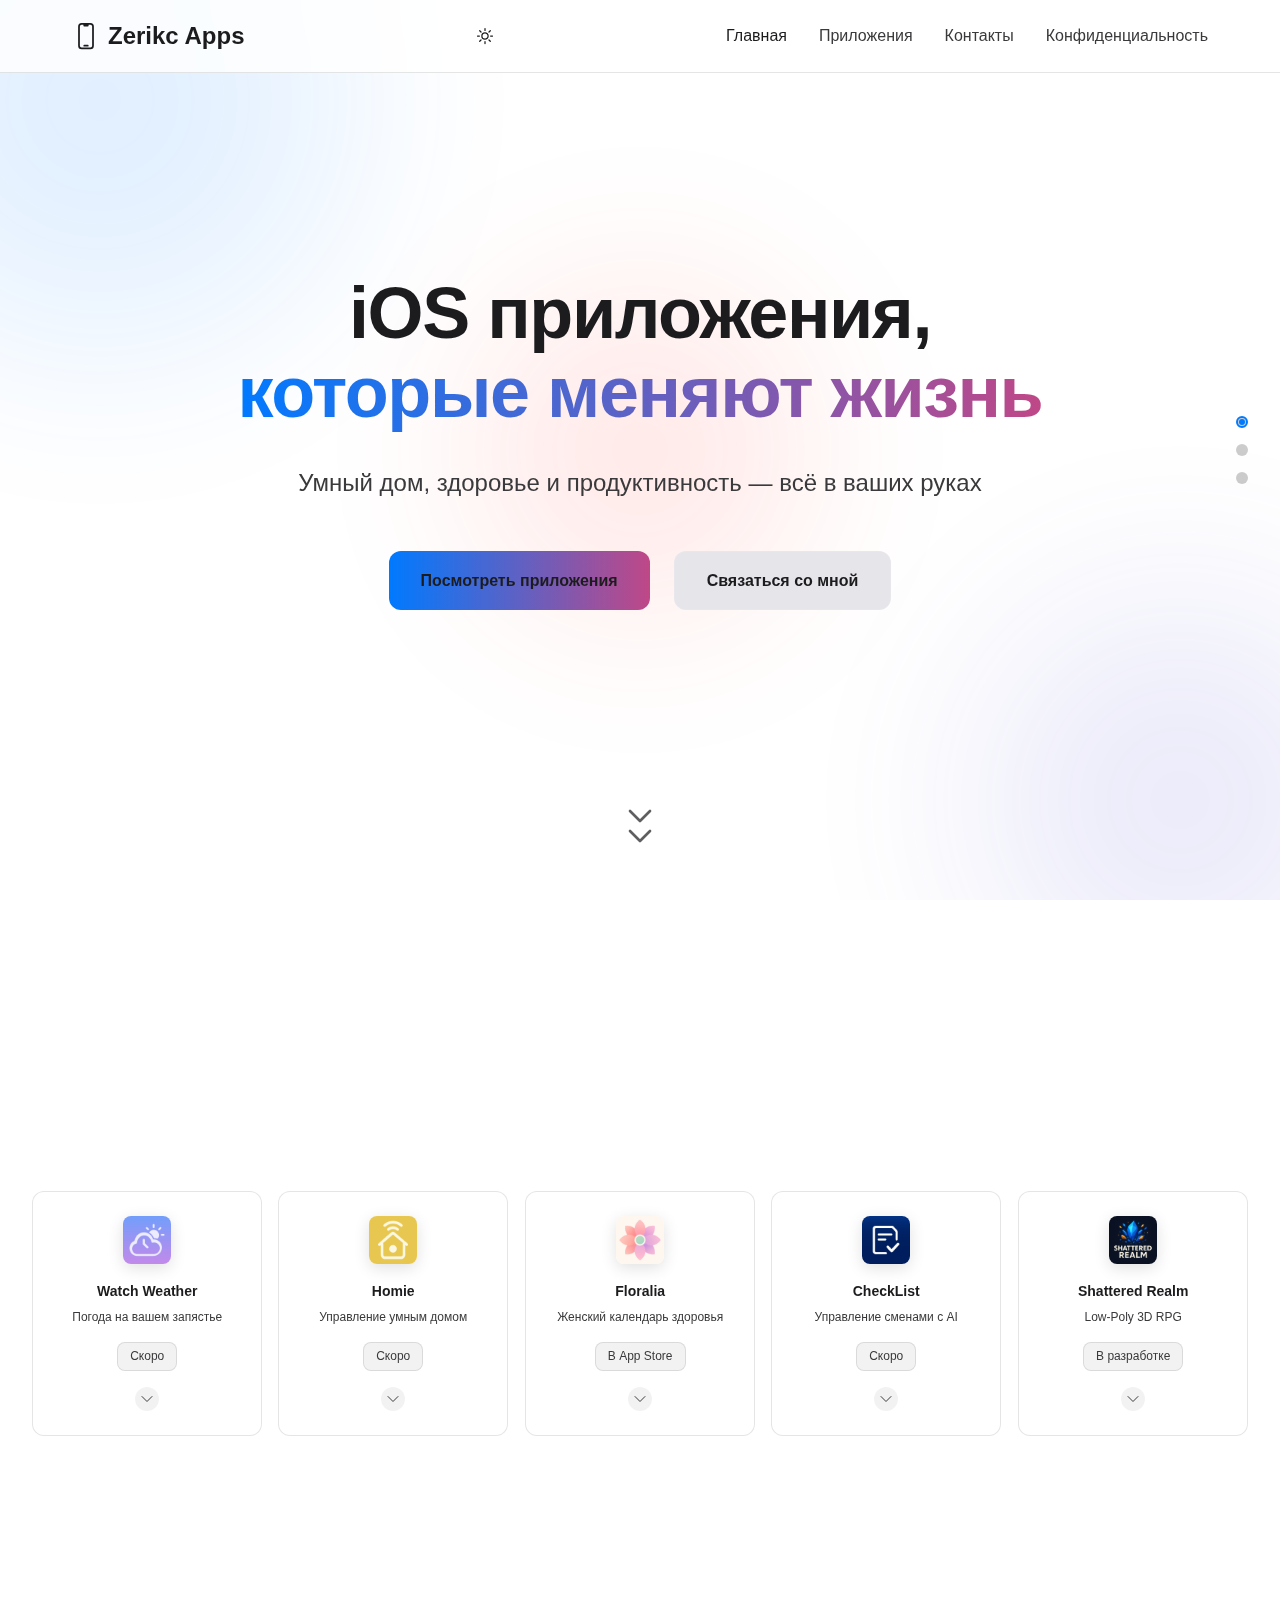
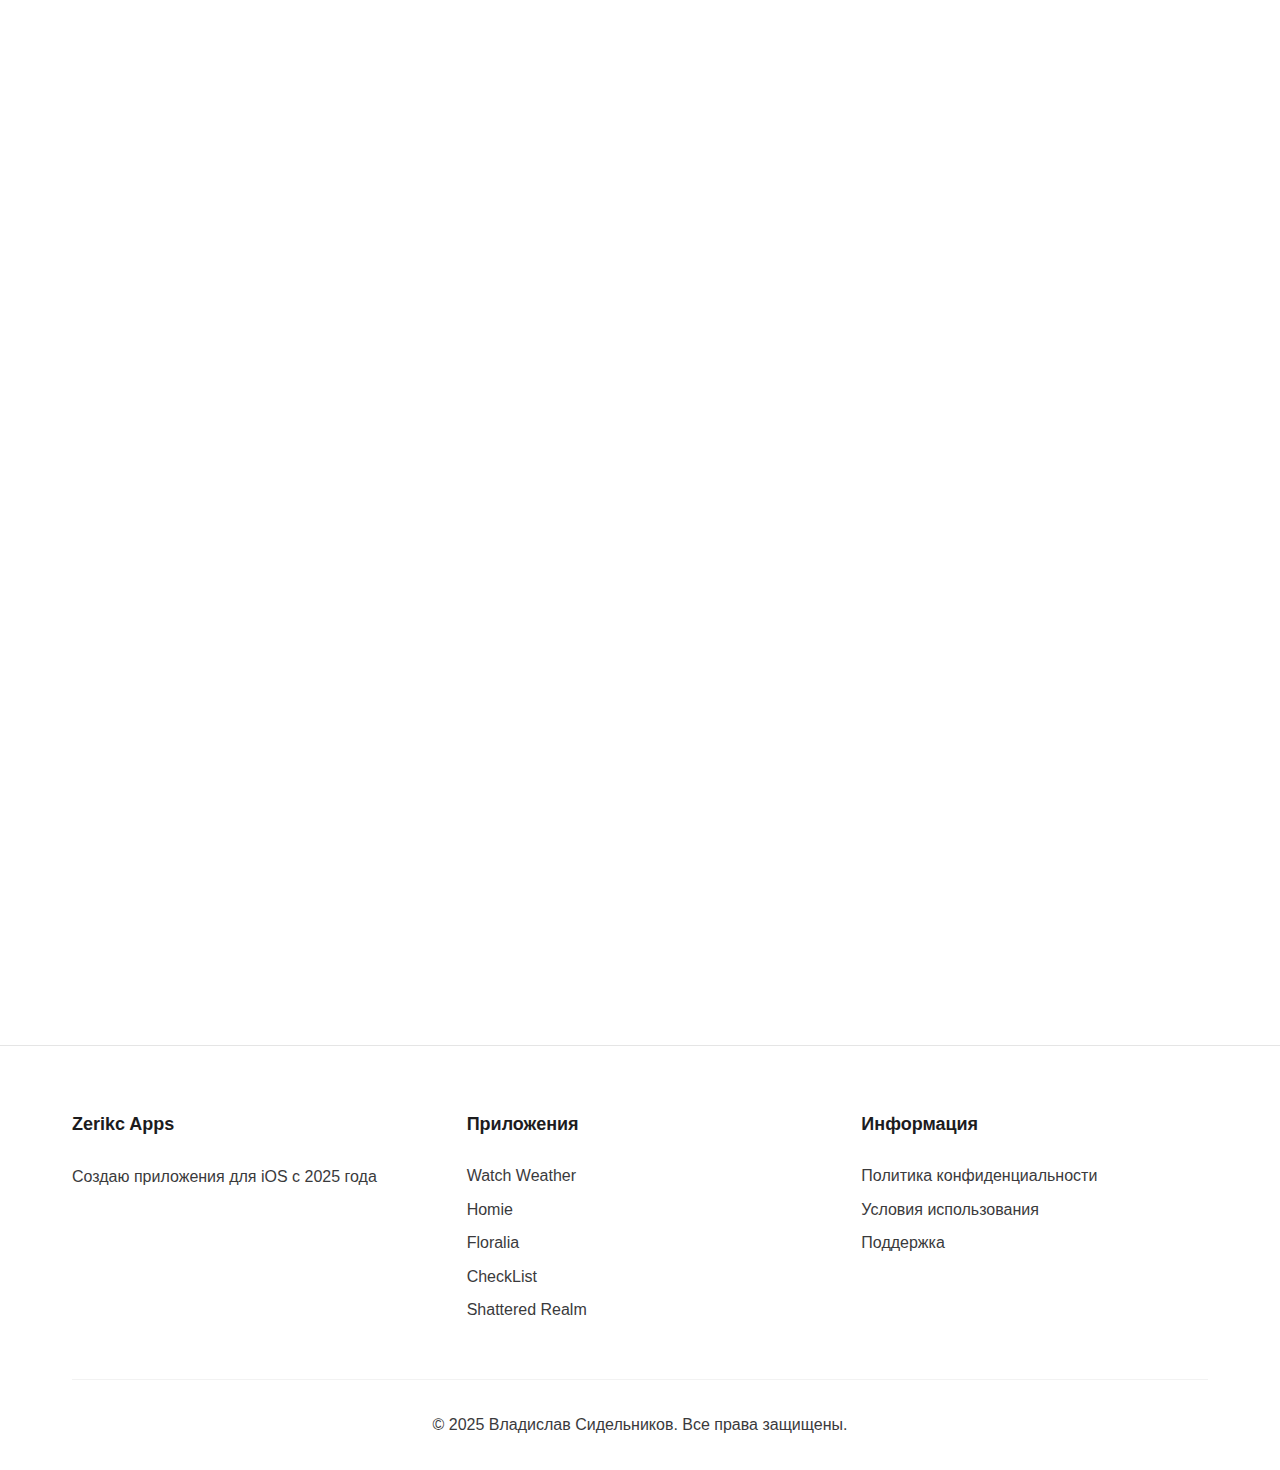
<file: index.html>
<!DOCTYPE html>
<html lang="ru">
<head>
    <meta charset="UTF-8" />
    <meta name="viewport" content="width=device-width, initial-scale=1.0" />
    <meta name="description" content="Портфолио iOS разработчика. Приложения для умного дома, женского здоровья, отслеживания менструального цикла и управления задачами." />
    <meta name="keywords" content="iOS, приложения, HomeKit, женское здоровье, менструальный цикл, Floralia, чек-листы, App Store, SwiftUI, SwiftData" />
    <meta name="author" content="Владислав Сидельников" />
    
    <!-- Open Graph -->
    <meta property="og:title" content="Zerikc Apps - iOS Developer" />
    <meta property="og:description" content="Портфолио iOS разработчика. Приложения для умного дома, женского здоровья, отслеживания менструального цикла и управления задачами." />
    <meta property="og:type" content="website" />
    <meta property="og:url" content="https://zerikc.github.io" />
    <meta property="og:image" content="https://zerikc.github.io/images/icon-512.png" />
    <meta property="og:image:width" content="512" />
    <meta property="og:image:height" content="512" />
    <meta property="og:site_name" content="Zerikc Apps" />
    <meta property="og:locale" content="ru_RU" />
    
    <!-- Twitter Card -->
    <meta name="twitter:card" content="summary_large_image" />
    <meta name="twitter:title" content="Zerikc Apps - iOS Developer" />
    <meta name="twitter:description" content="Портфолио iOS разработчика. Приложения для умного дома, женского здоровья, отслеживания менструального цикла и управления задачами." />
    <meta name="twitter:image" content="https://zerikc.github.io/images/icon-512.png" />
    
    <!-- Icons -->
    <link rel="apple-touch-icon" sizes="180x180" href="images/apple-touch-icon.png" />
    <link rel="icon" type="image/png" sizes="32x32" href="images/icon-48.png" />
    <link rel="icon" type="image/png" sizes="16x16" href="images/favicon.png" />
    <link rel="icon" type="image/png" sizes="192x192" href="images/icon-192.png" />
    <link rel="icon" type="image/png" sizes="512x512" href="images/icon-512.png" />
    
    <!-- PWA Manifest -->
    <link rel="manifest" href="/manifest.json" />
    
    <!-- PWA Meta Tags -->
    <meta name="theme-color" content="#007AFF" />
    <meta name="mobile-web-app-capable" content="yes" />
    <meta name="apple-mobile-web-app-capable" content="yes" />
    <meta name="apple-mobile-web-app-status-bar-style" content="black-translucent" />
    <meta name="apple-mobile-web-app-title" content="Zerikc Apps" />
    
    <title>Zerikc Apps - iOS Developer</title>
    <link rel="stylesheet" href="css/styles.css" />
    
    <!-- Structured Data (JSON-LD) -->
    <script type="application/ld+json">
    {
      "@context": "https://schema.org",
      "@type": "Person",
      "name": "Владислав Сидельников",
      "alternateName": "Zerikc",
      "url": "https://zerikc.github.io",
      "email": "zerikc@icloud.com",
      "jobTitle": "iOS Developer",
      "worksFor": {
        "@type": "Organization",
        "name": "Zerikc Apps"
      },
      "sameAs": [
        "https://zerikc.github.io"
      ],
      "knowsAbout": [
        "iOS Development",
        "Swift",
        "SwiftUI",
        "SwiftData",
        "HomeKit",
        "Mobile App Development"
      ]
    }
    </script>
    <script type="application/ld+json">
    {
      "@context": "https://schema.org",
      "@type": "SoftwareApplication",
      "name": "Floralia",
      "applicationCategory": "HealthApplication",
      "operatingSystem": "iOS",
      "offers": {
        "@type": "Offer",
        "price": "0",
        "priceCurrency": "USD"
      },
      "aggregateRating": {
        "@type": "AggregateRating",
        "ratingValue": "4.5",
        "ratingCount": "100"
      },
      "author": {
        "@type": "Person",
        "name": "Владислав Сидельников"
      }
    }
    </script>
</head>
<body>
    <!-- Scroll Progress Bar -->
    <div class="scroll-progress" id="scrollProgress"></div>
    
    <!-- Navigation -->
    <nav class="navbar" id="navbar">
        <div class="container">
            <div class="nav-brand">
                <span class="brand-icon">
                    <svg xmlns="http://www.w3.org/2000/svg" fill="none" viewBox="0 0 24 24" stroke-width="1.5" stroke="currentColor" aria-hidden="true">
                        <path stroke-linecap="round" stroke-linejoin="round" d="M10.5 1.5H8.25A2.25 2.25 0 006 3.75v16.5a2.25 2.25 0 002.25 2.25h7.5A2.25 2.25 0 0018 20.25V3.75a2.25 2.25 0 00-2.25-2.25H13.5m-3 0V3h3V1.5m-3 0h3m-3 18.75h3" />
                    </svg>
                </span>
                <span class="brand-name">Zerikc Apps</span>
            </div>
            <button class="theme-toggle" id="themeToggle" aria-label="Переключить тему">
                <svg class="theme-icon sun-icon" xmlns="http://www.w3.org/2000/svg" fill="none" viewBox="0 0 24 24" stroke-width="1.5" stroke="currentColor" aria-hidden="true">
                    <path stroke-linecap="round" stroke-linejoin="round" d="M12 3v2.25m6.364.386l-1.591 1.591M21 12h-2.25m-.386 6.364l-1.591-1.591M12 18.75V21m-4.773-4.227l-1.591 1.591M5.25 12H3m4.227-4.773L5.636 5.636M15.75 12a3.75 3.75 0 11-7.5 0 3.75 3.75 0 017.5 0z" />
                </svg>
                <svg class="theme-icon moon-icon" xmlns="http://www.w3.org/2000/svg" fill="none" viewBox="0 0 24 24" stroke-width="1.5" stroke="currentColor" aria-hidden="true">
                    <path stroke-linecap="round" stroke-linejoin="round" d="M21.752 15.002A9.718 9.718 0 0118 15.75c-5.385 0-9.75-4.365-9.75-9.75 0-1.33.266-2.597.748-3.752A9.753 9.753 0 003 11.25C3 16.635 7.365 21 12.75 21a9.753 9.753 0 009.002-5.998z" />
                </svg>
            </button>
            <button class="nav-toggle" id="navToggle" aria-label="Открыть меню">
                <span></span>
                <span></span>
                <span></span>
            </button>
            <ul class="nav-menu" id="navMenu">
                <li><a href="#home" class="nav-link">Главная</a></li>
                <li><a href="#apps" class="nav-link">Приложения</a></li>
                <li><a href="#contact" class="nav-link">Контакты</a></li>
                <li><a href="privacy.html" class="nav-link">Конфиденциальность</a></li>
            </ul>
        </div>
    </nav>

    <!-- Hero Section -->
    <section class="hero" id="home">
        <div class="hero-background">
            <div class="gradient-orb orb-1"></div>
            <div class="gradient-orb orb-2"></div>
            <div class="gradient-orb orb-3"></div>
            <div class="hero-background-overlay" id="heroBackgroundOverlay"></div>
        </div>
        <div class="container">
            <div class="hero-content">
                <h1 class="hero-title">
                    <span class="title-line">iOS приложения,</span>
                    <span class="title-line gradient-text">которые меняют жизнь</span>
                </h1>
                <p class="hero-description">
                    Умный дом, здоровье и продуктивность — всё в ваших руках
                </p>
                <div class="hero-buttons">
                    <button id="installButton" class="btn btn-primary install-btn" style="display: none;" aria-label="Установить приложение на устройство">
                        <svg xmlns="http://www.w3.org/2000/svg" fill="none" viewBox="0 0 24 24" stroke-width="1.5" stroke="currentColor" aria-hidden="true">
                            <path stroke-linecap="round" stroke-linejoin="round" d="M3 16.5v2.25A2.25 2.25 0 005.25 21h13.5A2.25 2.25 0 0021 18.75V16.5M16.5 12L12 16.5m0 0L7.5 12m4.5 4.5V3" />
                        </svg>
                        Установить приложение
                    </button>
                    <a href="#apps" class="btn btn-primary">Посмотреть приложения</a>
                    <a href="#contact" class="btn btn-secondary">Связаться со мной</a>
                </div>
            </div>
        </div>
        
        <!-- Scroll Down Chevron -->
        <div class="scroll-chevron" aria-label="Прокрутить вниз">
            <svg xmlns="http://www.w3.org/2000/svg" fill="none" viewBox="0 0 24 24" stroke-width="2" stroke="currentColor" aria-hidden="true">
                <path stroke-linecap="round" stroke-linejoin="round" d="M19.5 8.25l-7.5 7.5-7.5-7.5" />
            </svg>
            <svg xmlns="http://www.w3.org/2000/svg" fill="none" viewBox="0 0 24 24" stroke-width="2" stroke="currentColor" aria-hidden="true">
                <path stroke-linecap="round" stroke-linejoin="round" d="M19.5 8.25l-7.5 7.5-7.5-7.5" />
            </svg>
        </div>
    </section>
    
    <!-- Section Navigation Dots -->
    <nav class="section-dots" aria-label="Навигация по секциям">
        <a href="#home" class="dot active" data-section="home" aria-label="Главная"></a>
        <a href="#apps" class="dot" data-section="apps" aria-label="Приложения"></a>
        <a href="#contact" class="dot" data-section="contact" aria-label="Контакты"></a>
    </nav>

    <!-- Apps Section -->
    <section class="apps" id="apps">
        <div class="container">
            <div class="section-header">
                <h2 class="section-title">Мои приложения</h2>
                <p class="section-description">
                    Каждое приложение создано с вниманием к деталям и удобству пользователя
                </p>
            </div>

            <div class="apps-grid">
                <!-- Mini Cards Grid -->
                <div class="apps-mini-grid">
                    <!-- Watch Weather Mini Card -->
                    <div class="app-mini-card" data-app="weather">
                        <div class="app-mini-icon">
                            <img src="images/weather-icon.png" alt="Watch Weather" loading="lazy" onerror="this.style.display='none'; this.nextElementSibling.style.display='flex'">
                            <div class="app-icon-fallback" style="display: none;">⛅</div>
                        </div>
                        <h3 class="app-mini-title">Watch Weather</h3>
                        <p class="app-mini-tagline">Погода на вашем запястье</p>
                        <div class="app-mini-status">Скоро</div>
                        <div class="expand-arrow">
                            <svg xmlns="http://www.w3.org/2000/svg" fill="none" viewBox="0 0 24 24" stroke-width="1.5" stroke="currentColor" aria-hidden="true">
                                <path stroke-linecap="round" stroke-linejoin="round" d="M19.5 8.25l-7.5 7.5-7.5-7.5" />
                            </svg>
                        </div>
                    </div>

                    <!-- Homie Mini Card -->
                    <div class="app-mini-card" data-app="homie">
                        <div class="app-mini-icon">
                            <img src="images/homie-icon.png" alt="Homie" loading="lazy" onerror="this.style.display='none'; this.nextElementSibling.style.display='flex'">
                            <div class="app-icon-fallback" style="display: none;">🏠</div>
                        </div>
                        <h3 class="app-mini-title">Homie</h3>
                        <p class="app-mini-tagline">Управление умным домом</p>
                        <div class="app-mini-status">Скоро</div>
                        <div class="expand-arrow">
                            <svg xmlns="http://www.w3.org/2000/svg" fill="none" viewBox="0 0 24 24" stroke-width="1.5" stroke="currentColor" aria-hidden="true">
                                <path stroke-linecap="round" stroke-linejoin="round" d="M19.5 8.25l-7.5 7.5-7.5-7.5" />
                            </svg>
                        </div>
                    </div>

                    <!-- Floralia Mini Card -->
                    <div class="app-mini-card" data-app="floralia">
                        <div class="app-mini-icon">
                            <img src="images/floralia-icon.png" alt="Floralia" loading="lazy" onerror="this.style.display='none'; this.nextElementSibling.style.display='flex'">
                            <div class="app-icon-fallback" style="display: none;">🌸</div>
                        </div>
                        <h3 class="app-mini-title">Floralia</h3>
                        <p class="app-mini-tagline">Женский календарь здоровья</p>
                        <div class="app-mini-status">В App Store</div>
                        <div class="expand-arrow">
                            <svg xmlns="http://www.w3.org/2000/svg" fill="none" viewBox="0 0 24 24" stroke-width="1.5" stroke="currentColor" aria-hidden="true">
                                <path stroke-linecap="round" stroke-linejoin="round" d="M19.5 8.25l-7.5 7.5-7.5-7.5" />
                            </svg>
                        </div>
                    </div>

                    <!-- CheckList Mini Card -->
                    <div class="app-mini-card" data-app="checklist">
                        <div class="app-mini-icon">
                            <img src="images/checklist-icon.png" alt="CheckList" loading="lazy" onerror="this.style.display='none'; this.nextElementSibling.style.display='flex'">
                            <div class="app-icon-fallback" style="display: none;">✓</div>
                        </div>
                        <h3 class="app-mini-title">CheckList</h3>
                        <p class="app-mini-tagline">Управление сменами с AI</p>
                        <div class="app-mini-status">Скоро</div>
                        <div class="expand-arrow">
                            <svg xmlns="http://www.w3.org/2000/svg" fill="none" viewBox="0 0 24 24" stroke-width="1.5" stroke="currentColor" aria-hidden="true">
                                <path stroke-linecap="round" stroke-linejoin="round" d="M19.5 8.25l-7.5 7.5-7.5-7.5" />
                            </svg>
                        </div>
                    </div>

                    <!-- Shattered Realm Mini Card -->
                    <div class="app-mini-card" data-app="shattered-realm">
                        <div class="app-mini-icon">
                            <img src="images/shattered-realm-icon.png" alt="Shattered Realm" loading="lazy" onerror="this.style.display='none'; this.nextElementSibling.style.display='flex'">
                            <div class="app-icon-fallback" style="display: none;">⚔️</div>
                        </div>
                        <h3 class="app-mini-title">Shattered Realm</h3>
                        <p class="app-mini-tagline">Low-Poly 3D RPG</p>
                        <div class="app-mini-status">В разработке</div>
                        <div class="expand-arrow">
                            <svg xmlns="http://www.w3.org/2000/svg" fill="none" viewBox="0 0 24 24" stroke-width="1.5" stroke="currentColor" aria-hidden="true">
                                <path stroke-linecap="round" stroke-linejoin="round" d="M19.5 8.25l-7.5 7.5-7.5-7.5" />
                            </svg>
                        </div>
                    </div>
                </div>

                <!-- App Detail Section -->
                <div class="app-detail-section">
                    <!-- Watch Weather Detail -->
                    <div class="app-detail-card" id="detail-weather">
                        <div class="app-detail-header">
                            <div class="app-detail-icon">
                                <img src="images/weather-icon.png" alt="Watch Weather" loading="lazy" onerror="this.style.display='none'; this.nextElementSibling.style.display='flex'">
                                <div class="app-icon-fallback" style="display: none;">⛅</div>
                            </div>
                            <div class="app-detail-info">
                                <h3>Watch Weather</h3>
                                <p class="app-tagline">Погода на вашем запястье</p>
                            </div>
                        </div>
                        <p class="app-detail-description">
                            Универсальное приложение погоды для всех устройств Apple: iPhone, iPad, Apple Watch, Apple TV и Mac. 
                            Использует Apple WeatherKit для точных прогнозов с почасовыми данными, 
                            предупреждениями о погодных условиях и красивыми анимированными иконками. 
                            Поддержка complications для циферблатов Apple Watch и виджетов для всех платформ.
                        </p>
                        <div class="app-detail-features">
                            <span class="feature-tag">iOS 18.6+</span>
                            <span class="feature-tag">watchOS 10.6+</span>
                            <span class="feature-tag">tvOS 18.6+</span>
                            <span class="feature-tag">macOS 15.6+</span>
                            <span class="feature-tag">WeatherKit API</span>
                            <span class="feature-tag">Complications</span>
                            <span class="feature-tag">SwiftUI</span>
                        </div>
                        <div class="app-detail-stats">
                            <div class="stat">
                                <span class="stat-value">
                                    <svg xmlns="http://www.w3.org/2000/svg" fill="none" viewBox="0 0 24 24" stroke-width="1.5" stroke="currentColor" aria-hidden="true">
                                        <path stroke-linecap="round" stroke-linejoin="round" d="M12 6v6h4.5m4.5 0a9 9 0 11-18 0 9 9 0 0118 0z" />
                                    </svg>
                                </span>
                                <span class="stat-label">iPhone & Watch</span>
                            </div>
                            <div class="stat">
                                <span class="stat-value">
                                    <svg xmlns="http://www.w3.org/2000/svg" fill="none" viewBox="0 0 24 24" stroke-width="1.5" stroke="currentColor" aria-hidden="true">
                                        <path stroke-linecap="round" stroke-linejoin="round" d="M9.53 16.122a3 3 0 00-5.78 1.128 2.25 2.25 0 01-2.4 2.245 4.5 4.5 0 008.4-2.245c0-.399-.078-.78-.22-1.128zm0 0a15.998 15.998 0 003.388-1.62m-5.043-.025a15.994 15.994 0 011.622-3.395m3.42 3.42a15.995 15.995 0 004.764-4.648l3.876-5.814a1.151 1.151 0 00-1.597-1.597L14.146 6.32a15.996 15.996 0 00-4.649 4.763m3.42 3.42a6.776 6.776 0 00-3.42-3.42" />
                                    </svg>
                                </span>
                                <span class="stat-label">виджеты & complications</span>
                            </div>
                        </div>
                        <div class="app-detail-links">
                            <div class="coming-soon-badge">
                                <span>Скоро</span>
                            </div>
                        </div>
                    </div>

                    <!-- Homie Detail -->
                    <div class="app-detail-card" id="detail-homie">
                        <div class="app-detail-header">
                            <div class="app-detail-icon">
                                <img src="images/homie-icon.png" alt="Homie" loading="lazy" onerror="this.style.display='none'; this.nextElementSibling.style.display='flex'">
                                <div class="app-icon-fallback" style="display: none;">🏠</div>
                            </div>
                            <div class="app-detail-info">
                                <h3>Homie</h3>
                                <p class="app-tagline">Универсальное управление умным домом</p>
                            </div>
                        </div>
                        <p class="app-detail-description">
                            Мощное приложение для управления умным домом через Apple HomeKit. 
                            Поддерживает более 15 типов устройств: освещение, термостаты, замки, камеры, 
                            датчики и многое другое. Создавайте сцены, автоматизации и управляйте домом 
                            с iPhone, iPad и Apple TV. Полная поддержка Siri для голосового управления.
                        </p>
                        <div class="app-detail-features">
                            <span class="feature-tag">iOS 17+</span>
                            <span class="feature-tag">iPadOS 17+</span>
                            <span class="feature-tag">tvOS 17+</span>
                            <span class="feature-tag">HomeKit</span>
                            <span class="feature-tag">Siri</span>
                            <span class="feature-tag">Виджеты</span>
                        </div>
                        <div class="app-detail-stats">
                            <div class="stat">
                                <span class="stat-value">
                                    <svg xmlns="http://www.w3.org/2000/svg" fill="none" viewBox="0 0 24 24" stroke-width="1.5" stroke="currentColor" aria-hidden="true">
                                        <path stroke-linecap="round" stroke-linejoin="round" d="M3.75 13.5l10.5-11.25L12 10.5h8.25L9.75 21.75 12 13.5H3.75z" />
                                    </svg>
                                </span>
                                <span class="stat-label">15+ типов устройств</span>
                            </div>
                            <div class="stat">
                                <span class="stat-value">
                                    <svg xmlns="http://www.w3.org/2000/svg" fill="none" viewBox="0 0 24 24" stroke-width="1.5" stroke="currentColor" aria-hidden="true">
                                        <path stroke-linecap="round" stroke-linejoin="round" d="M6 20.25h12m-7.5-3v3m3-3v3m-10.125-3h17.25c.621 0 1.125-.504 1.125-1.125V4.875c0-.621-.504-1.125-1.125-1.125H3.375c-.621 0-1.125.504-1.125 1.125v11.25c0 .621.504 1.125 1.125 1.125z" />
                                    </svg>
                                </span>
                                <span class="stat-label">iPhone, iPad, TV</span>
                            </div>
                        </div>
                        <div class="app-detail-links">
                            <div class="coming-soon-badge">
                                <span>Скоро</span>
                            </div>
                        </div>
                    </div>

                    <!-- Floralia Detail -->
                    <div class="app-detail-card" id="detail-floralia">
                        <div class="app-detail-header">
                            <div class="app-detail-icon">
                                <img src="images/floralia-icon.png" alt="Floralia" loading="lazy" onerror="this.style.display='none'; this.nextElementSibling.style.display='flex'">
                                <div class="app-icon-fallback" style="display: none;">🌸</div>
                            </div>
                            <div class="app-detail-info">
                                <h3>Floralia</h3>
                                <p class="app-tagline">Женский календарь здоровья и благополучия</p>
                            </div>
                        </div>
                        <p class="app-detail-description">
                            Современное iOS приложение для отслеживания менструального цикла, настроения и здоровья. 
                            Медицински точный прогноз с историей фаз, 12 настроений, 33 симптома, интимная жизнь, либидо, контрацепция. 
                            PDF-экспорт для врача, iCloud синхронизация, PIN/биометрия защита, темная тема. 
                            Персонализация по возрасту, модуль планирования беременности с календарем оптимальных дней. 
                            Работает локально без регистрации, опциональная синхронизация через iCloud Drive.
                        </p>
                        <div class="app-detail-features">
                            <span class="feature-tag">iOS 18.6+</span>
                            <span class="feature-tag">SwiftUI</span>
                            <span class="feature-tag">SwiftData + iCloud</span>
                            <span class="feature-tag">Face ID/Touch ID</span>
                            <span class="feature-tag">PDF Export</span>
                            <span class="feature-tag">Planning Module</span>
                        </div>
                        <div class="app-detail-stats">
                            <div class="stat">
                                <span class="stat-value">
                                    <svg xmlns="http://www.w3.org/2000/svg" fill="none" viewBox="0 0 24 24" stroke-width="1.5" stroke="currentColor" aria-hidden="true">
                                        <path stroke-linecap="round" stroke-linejoin="round" d="M9 12.75L11.25 15 15 9.75m-3-7.036A11.959 11.959 0 013.598 6 11.99 11.99 0 003 9.749c0 5.592 3.824 10.29 9 11.623 5.176-1.332 9-6.03 9-11.622 0-1.31-.21-2.571-.598-3.751h-.152c-3.196 0-6.1-1.248-8.25-3.285z" />
                                    </svg>
                                </span>
                                <span class="stat-label">v1.2.3 Production</span>
                            </div>
                            <div class="stat">
                                <span class="stat-value">
                                    <svg xmlns="http://www.w3.org/2000/svg" fill="none" viewBox="0 0 24 24" stroke-width="1.5" stroke="currentColor" aria-hidden="true">
                                        <path stroke-linecap="round" stroke-linejoin="round" d="M3 13.125C3 12.504 3.504 12 4.125 12h2.25c.621 0 1.125.504 1.125 1.125v6.75C7.5 20.496 6.996 21 6.375 21h-2.25A1.125 1.125 0 013 19.875v-6.75zM9.75 8.625c0-.621.504-1.125 1.125-1.125h2.25c.621 0 1.125.504 1.125 1.125v11.25c0 .621-.504 1.125-1.125 1.125h-2.25a1.125 1.125 0 01-1.125-1.125V8.625zM16.5 4.125c0-.621.504-1.125 1.125-1.125h2.25C20.496 3 21 3.504 21 4.125v15.75c0 .621-.504 1.125-1.125 1.125h-2.25a1.125 1.125 0 01-1.125-1.125V4.125z" />
                                    </svg>
                                </span>
                                <span class="stat-label">Статистика</span>
                            </div>
                        </div>
                        <div class="app-detail-links">
                            <a href="https://apps.apple.com/app/floralia/id6753785306" target="_blank" rel="noopener noreferrer" class="app-store-badge">
                                <img src="images/app-store-badge-dark.svg" alt="Скачать в App Store" class="app-store-badge-dark" loading="lazy">
                                <img src="images/app-store-badge-light.svg" alt="Скачать в App Store" class="app-store-badge-light" loading="lazy">
                            </a>
                        </div>
                    </div>

                    <!-- CheckList Detail -->
                    <div class="app-detail-card" id="detail-checklist">
                        <div class="app-detail-header">
                            <div class="app-detail-icon">
                                <img src="images/checklist-icon.png" alt="CheckList" loading="lazy" onerror="this.style.display='none'; this.nextElementSibling.style.display='flex'">
                                <div class="app-icon-fallback" style="display: none;">✓</div>
                            </div>
                            <div class="app-detail-info">
                                <h3>CheckList</h3>
                                <p class="app-tagline">Управление сменами и командой с AI</p>
                            </div>
                        </div>
                        <p class="app-detail-description">
                            Приложение для управления рабочими сменами, чек-листами и коммуникацией команды. 
                            Real-time синхронизация задач через Firebase Firestore, персональный AI-ассистент на базе DeepSeek с Markdown форматированием. 
                            Командный чат с push-уведомлениями, история смен с экспортом в PDF, контакты, заметки. 
                            Offline-first архитектура с кэшированием до 100 MB и экономией 95% Firestore reads.
                        </p>
                        <div class="app-detail-features">
                            <span class="feature-tag">iOS 15+</span>
                            <span class="feature-tag">🤖 AI Assistant</span>
                            <span class="feature-tag">Firebase Firestore</span>
                            <span class="feature-tag">PDF Export</span>
                            <span class="feature-tag">Push Notifications</span>
                            <span class="feature-tag">SwiftUI + MVVM</span>
                        </div>
                        <div class="app-detail-stats">
                            <div class="stat">
                                <span class="stat-value">
                                    <svg xmlns="http://www.w3.org/2000/svg" fill="none" viewBox="0 0 24 24" stroke-width="1.5" stroke="currentColor" aria-hidden="true">
                                        <path stroke-linecap="round" stroke-linejoin="round" d="M9.813 15.904L9 18.75l-.813-2.846a4.5 4.5 0 00-3.09-3.09L2.25 12l2.846-.813a4.5 4.5 0 003.09-3.09L9 5.25l.813 2.846a4.5 4.5 0 003.09 3.09L15.75 12l-2.846.813a4.5 4.5 0 00-3.09 3.09zM18.259 8.715L18 9.75l-.259-1.035a3.375 3.375 0 00-2.455-2.456L14.25 6l1.036-.259a3.375 3.375 0 002.455-2.456L18 2.25l.259 1.035a3.375 3.375 0 002.456 2.456L21.75 6l-1.035.259a3.375 3.375 0 00-2.456 2.456zM16.894 20.567L16.5 21.75l-.394-1.183a2.25 2.25 0 00-1.423-1.423L13.5 18.75l1.183-.394a2.25 2.25 0 001.423-1.423l.394-1.183.394 1.183a2.25 2.25 0 001.423 1.423l1.183.394-1.183.394a2.25 2.25 0 00-1.423 1.423z" />
                                    </svg>
                                </span>
                                <span class="stat-label">AI помощник</span>
                            </div>
                            <div class="stat">
                                <span class="stat-value">
                                    <svg xmlns="http://www.w3.org/2000/svg" fill="none" viewBox="0 0 24 24" stroke-width="1.5" stroke="currentColor" aria-hidden="true">
                                        <path stroke-linecap="round" stroke-linejoin="round" d="M3.75 13.5l10.5-11.25L12 10.5h8.25L9.75 21.75 12 13.5H3.75z" />
                                    </svg>
                                </span>
                                <span class="stat-label">95% экономия Firestore</span>
                            </div>
                        </div>
                        <div class="app-detail-links">
                            <div class="coming-soon-badge">
                                <span>Скоро</span>
                            </div>
                        </div>
                    </div>

                    <!-- Shattered Realm Detail -->
                    <div class="app-detail-card" id="detail-shattered-realm">
                        <div class="app-detail-header">
                            <div class="app-detail-icon">
                                <img src="images/shattered-realm-icon.png" alt="Shattered Realm" loading="lazy" onerror="this.style.display='none'; this.nextElementSibling.style.display='flex'">
                                <div class="app-icon-fallback" style="display: none;">⚔️</div>
                            </div>
                            <div class="app-detail-info">
                                <h3>Shattered Realm</h3>
                                <p class="app-tagline">Low-Poly 3D RPG для iOS</p>
                            </div>
                        </div>
                        <p class="app-detail-description">
                            3D RPG игра в стиле low-poly, разработанная для iOS с использованием SceneKit. 
                            Игра повествует о разрушенном мире, состоящем из островов-биомов, по которым путешествует игрок в поисках равновесия. 
                            Third-person камера, виртуальное управление с джойстиком, физический движок и система прогрессии.
                        </p>
                        <div class="app-detail-features">
                            <span class="feature-tag">iOS 15+</span>
                            <span class="feature-tag">SceneKit</span>
                            <span class="feature-tag">3D Graphics</span>
                            <span class="feature-tag">Low-Poly</span>
                            <span class="feature-tag">RPG</span>
                            <span class="feature-tag">Swift</span>
                        </div>
                        <div class="app-detail-stats">
                            <div class="stat">
                                <span class="stat-value">
                                    <svg xmlns="http://www.w3.org/2000/svg" fill="none" viewBox="0 0 24 24" stroke-width="1.5" stroke="currentColor" aria-hidden="true">
                                        <path stroke-linecap="round" stroke-linejoin="round" d="M21 7.5l-9-5.25L3 7.5m18 0l-9 5.25m9-5.25v9l-9 5.25M3 7.5l9 5.25M3 7.5v9l9 5.25m0-9v9" />
                                    </svg>
                                </span>
                                <span class="stat-label">3D Low-Poly</span>
                            </div>
                            <div class="stat">
                                <span class="stat-value">
                                    <svg xmlns="http://www.w3.org/2000/svg" fill="none" viewBox="0 0 24 24" stroke-width="1.5" stroke="currentColor" aria-hidden="true">
                                        <path stroke-linecap="round" stroke-linejoin="round" d="M15.75 6a3.75 3.75 0 11-7.5 0 3.75 3.75 0 017.5 0zM4.501 20.118a7.5 7.5 0 0114.998 0A7.5 7.5 0 0118 12H6a7.5 7.5 0 00-1.499 8.118z" />
                                    </svg>
                                </span>
                                <span class="stat-label">Third-person</span>
                            </div>
                        </div>
                        <div class="app-detail-links">
                            <div class="coming-soon-badge">
                                <span>В разработке</span>
                            </div>
                        </div>
                    </div>
                </div>
            </div>
        </div>
    </section>

    <!-- Contact Section -->
    <section class="contact" id="contact">
        <div class="container">
            <div class="section-header">
                <h2 class="section-title">Связаться со мной</h2>
                <p class="section-description">
                    Есть вопросы или предложения? Буду рад обсудить!
                </p>
            </div>

            <div class="contact-cards">
                <div class="contact-card">
                    <div class="contact-icon">
                        <svg xmlns="http://www.w3.org/2000/svg" fill="none" viewBox="0 0 24 24" stroke-width="1.5" stroke="currentColor" aria-hidden="true">
                            <path stroke-linecap="round" stroke-linejoin="round" d="M21.75 6.75v10.5a2.25 2.25 0 01-2.25 2.25h-15a2.25 2.25 0 01-2.25-2.25V6.75m19.5 0A2.25 2.25 0 0019.5 4.5h-15a2.25 2.25 0 00-2.25 2.25m19.5 0v.243a2.25 2.25 0 01-1.07 1.916l-7.5 4.615a2.25 2.25 0 01-2.36 0L3.32 8.91a2.25 2.25 0 01-1.07-1.916V6.75" />
                        </svg>
                    </div>
                    <h3>Email</h3>
                    <a href="mailto:zerikc@icloud.com">zerikc@icloud.com</a>
                </div>
            </div>
        </div>
    </section>

    <!-- Footer -->
    <footer class="footer">
        <div class="container">
            <div class="footer-content">
                <div class="footer-section">
                    <h4>Zerikc Apps</h4>
                    <p>Создаю приложения для iOS с 2025 года</p>
                </div>

                <div class="footer-section">
                    <h4>Приложения</h4>
                    <ul class="footer-links">
                        <li><a href="#apps">Watch Weather</a></li>
                        <li><a href="#apps">Homie</a></li>
                        <li><a href="#apps">Floralia</a></li>
                        <li><a href="#apps">CheckList</a></li>
                        <li><a href="#apps">Shattered Realm</a></li>
                    </ul>
                </div>

                <div class="footer-section">
                    <h4>Информация</h4>
                    <ul class="footer-links">
                        <li><a href="privacy.html">Политика конфиденциальности</a></li>
                        <li><a href="terms.html">Условия использования</a></li>
                        <li><a href="#contact">Поддержка</a></li>
                    </ul>
                </div>
            </div>

            <div class="footer-bottom">
                <p>&copy; 2025 Владислав Сидельников. Все права защищены.</p>
            </div>
        </div>
    </footer>

    <!-- Structured Data (JSON-LD) -->
    <script type="application/ld+json">
    {
      "@context": "https://schema.org",
      "@type": "Person",
      "name": "Владислав Сидельников",
      "alternateName": "Zerikc",
      "url": "https://zerikc.github.io",
      "email": "zerikc@icloud.com",
      "jobTitle": "iOS Developer",
      "worksFor": {
        "@type": "Organization",
        "name": "Zerikc Apps"
      },
      "knowsAbout": [
        "iOS Development",
        "SwiftUI",
        "SwiftData",
        "HomeKit",
        "Apple Watch Development",
        "iOS Apps"
      ],
      "sameAs": [
        "https://zerikc.github.io"
      ]
    }
    </script>
    
    <script type="application/ld+json">
    {
      "@context": "https://schema.org",
      "@type": "SoftwareApplication",
      "name": "Floralia",
      "applicationCategory": "HealthApplication",
      "operatingSystem": "iOS",
      "offers": {
        "@type": "Offer",
        "price": "0",
        "priceCurrency": "USD"
      },
      "aggregateRating": {
        "@type": "AggregateRating",
        "ratingValue": "4.5"
      }
    }
    </script>

    <script src="js/logger.js"></script>
    <script src="js/utils.js"></script>
    <script src="js/script.js"></script>
</body>
</html>
</file>
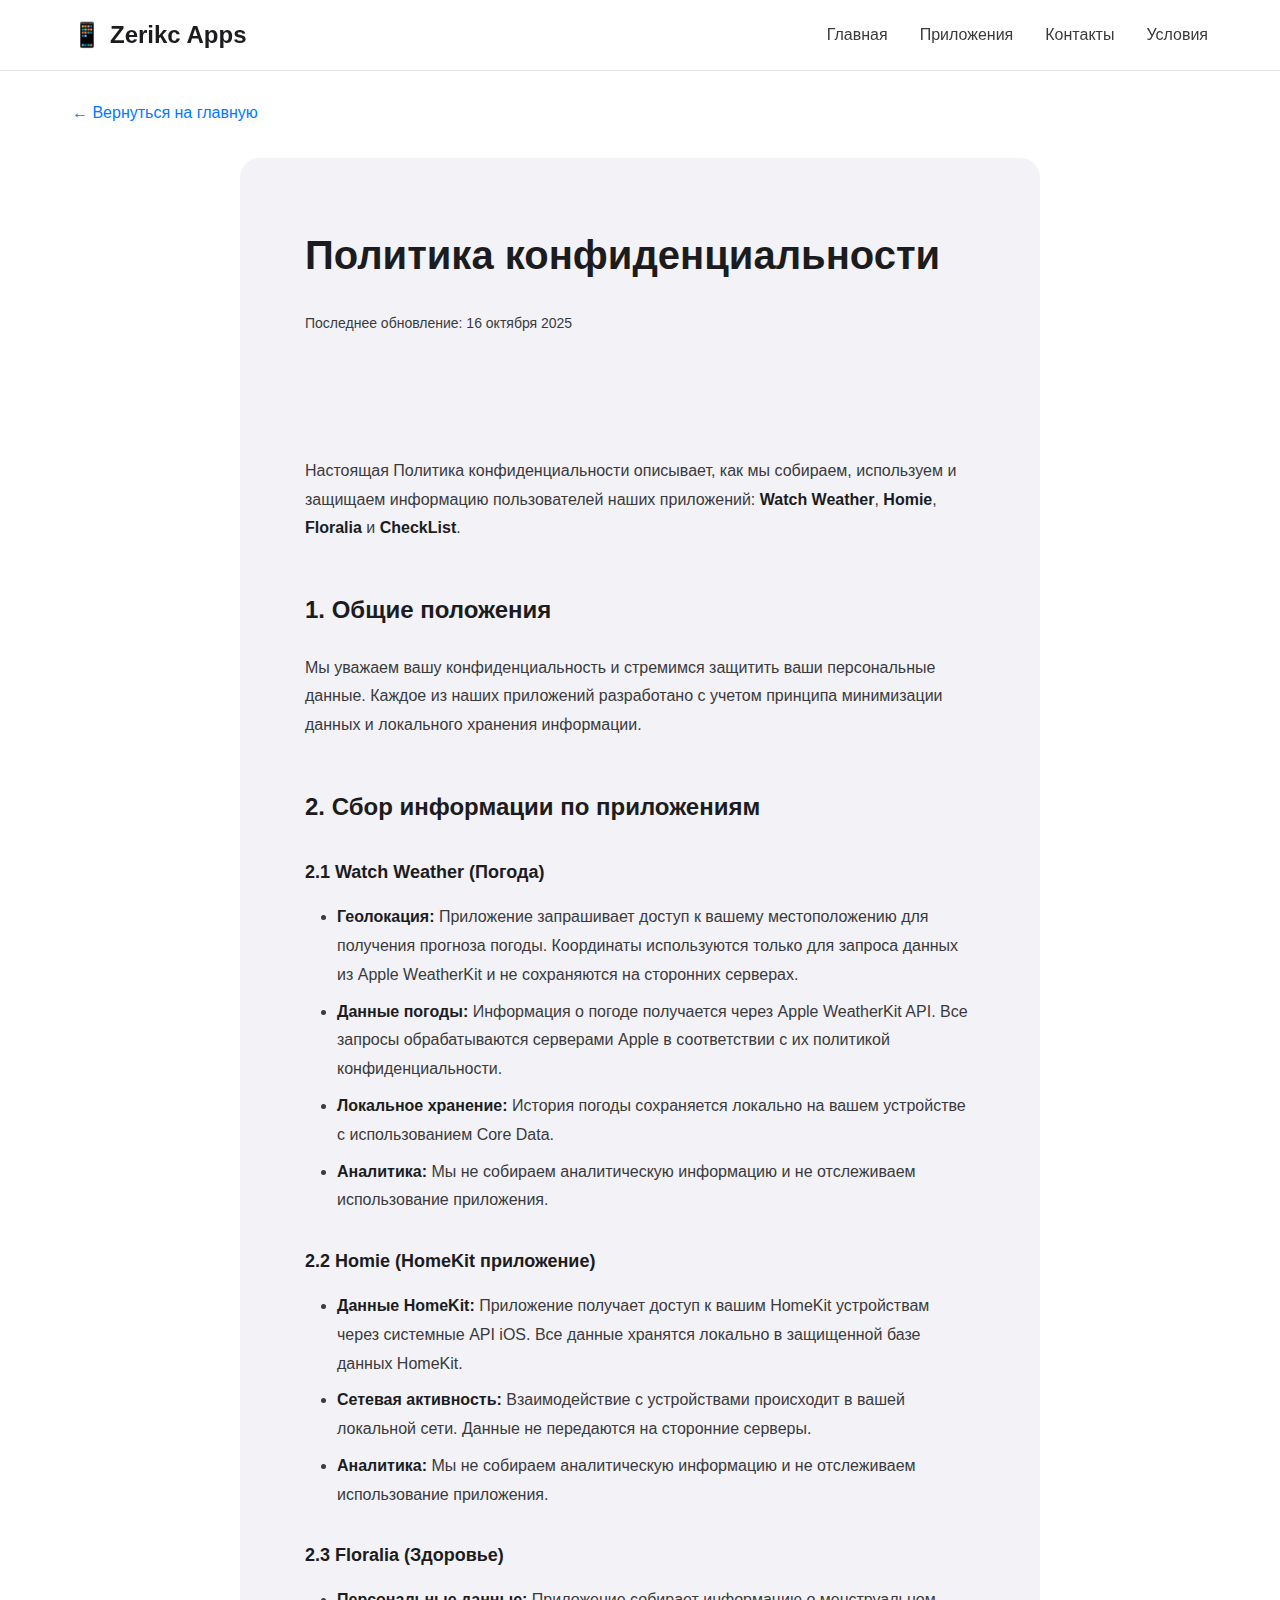
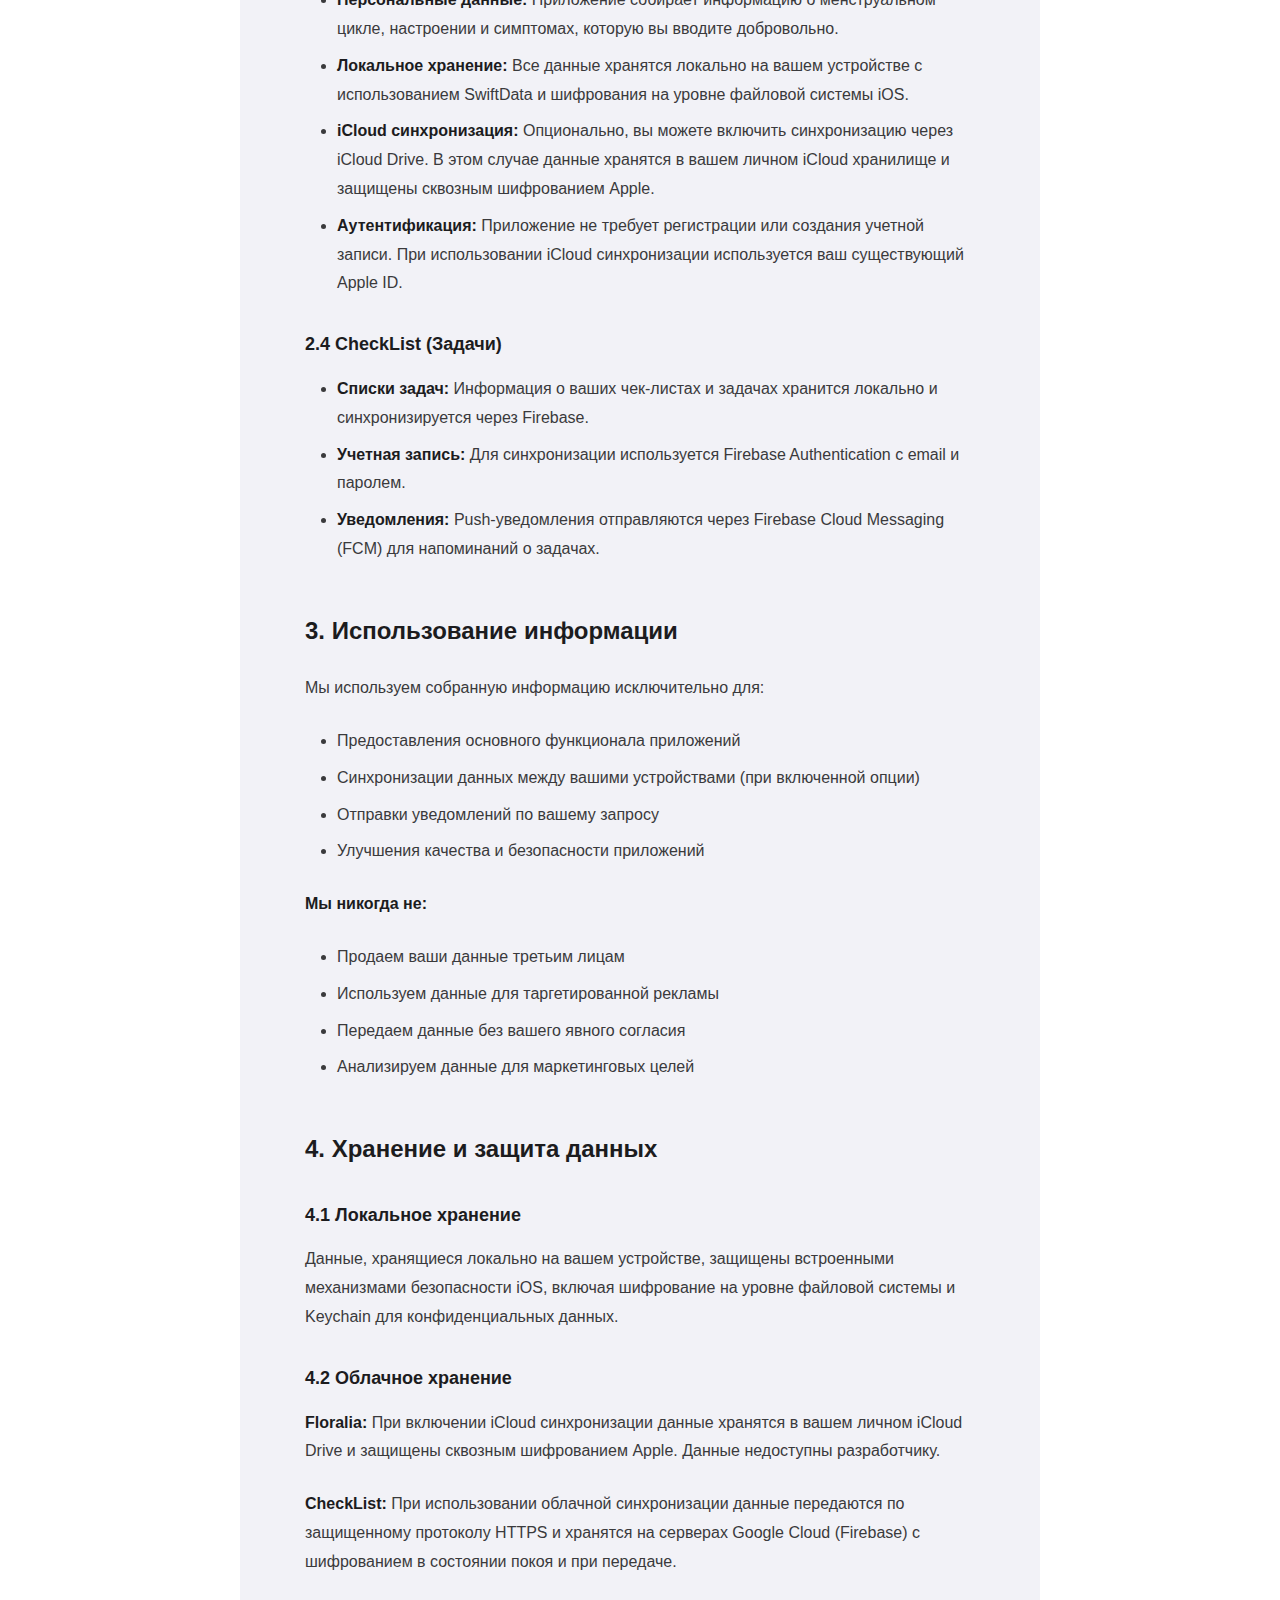
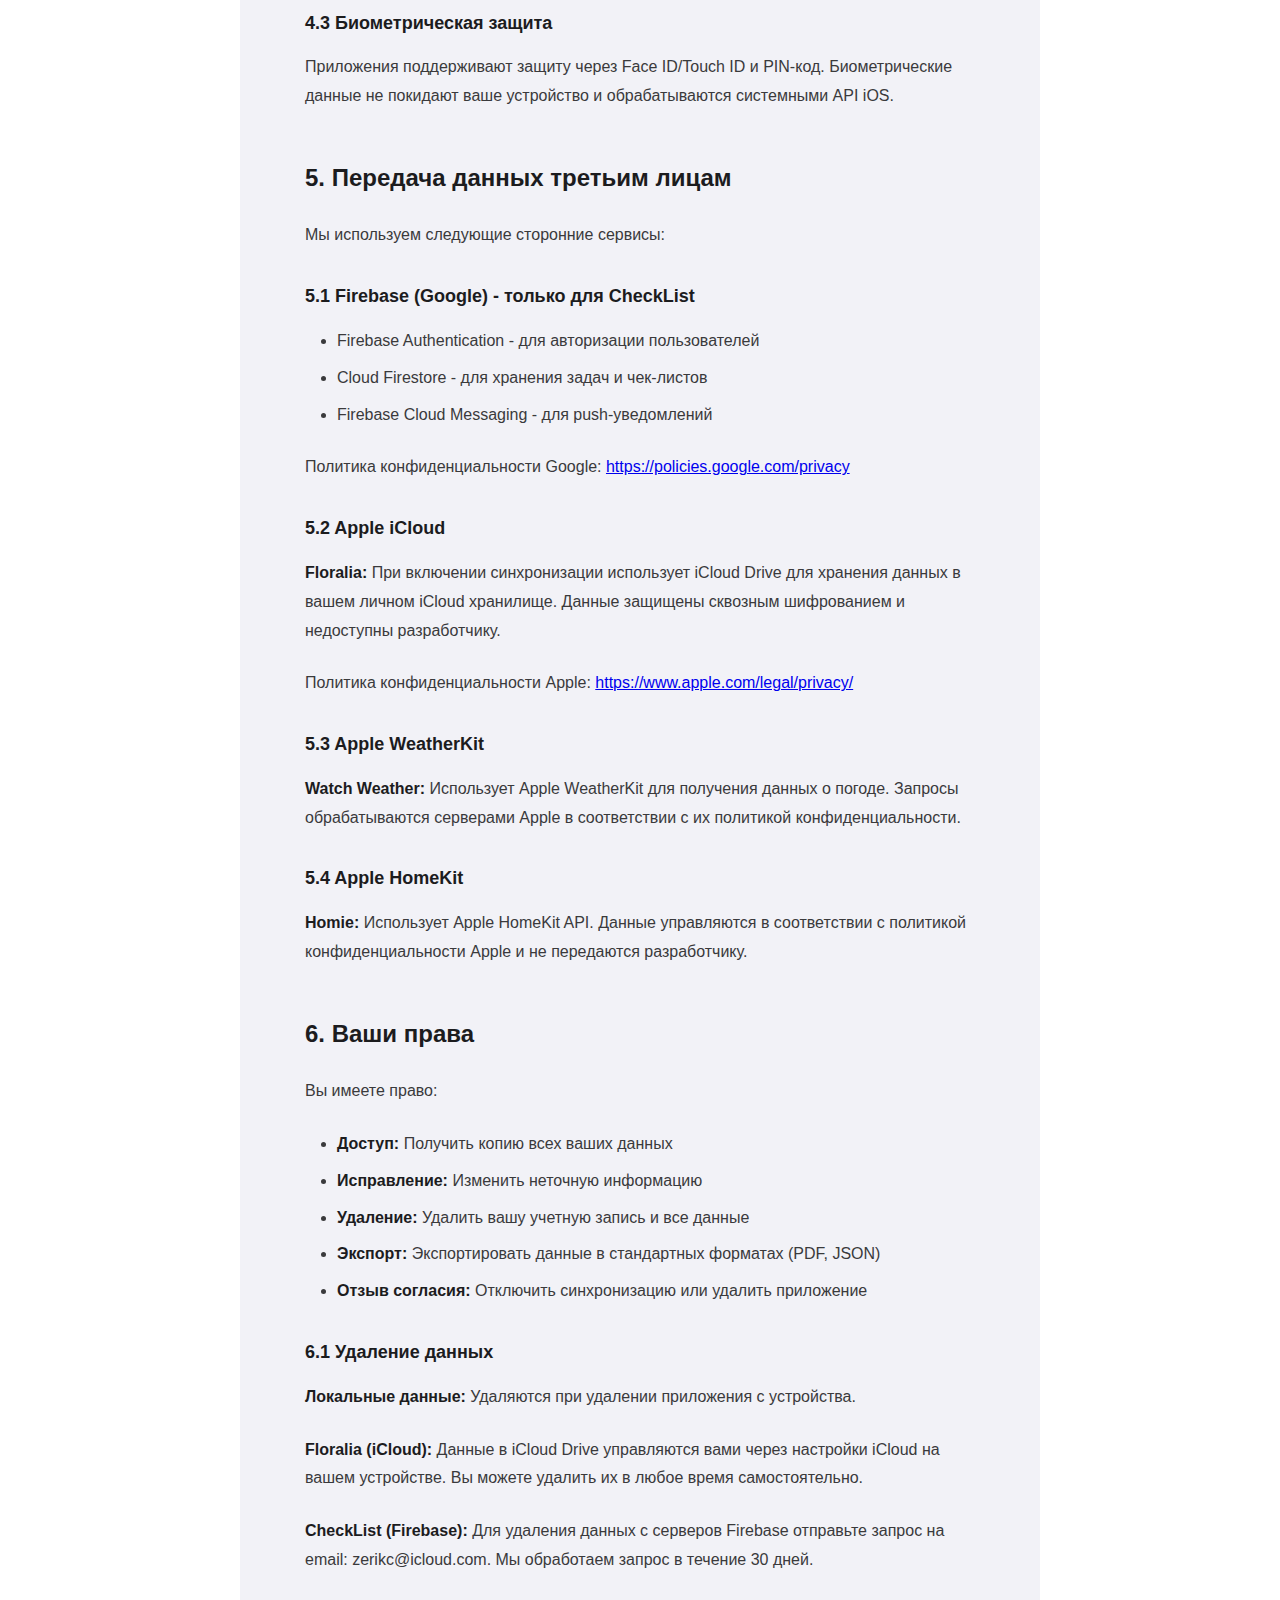
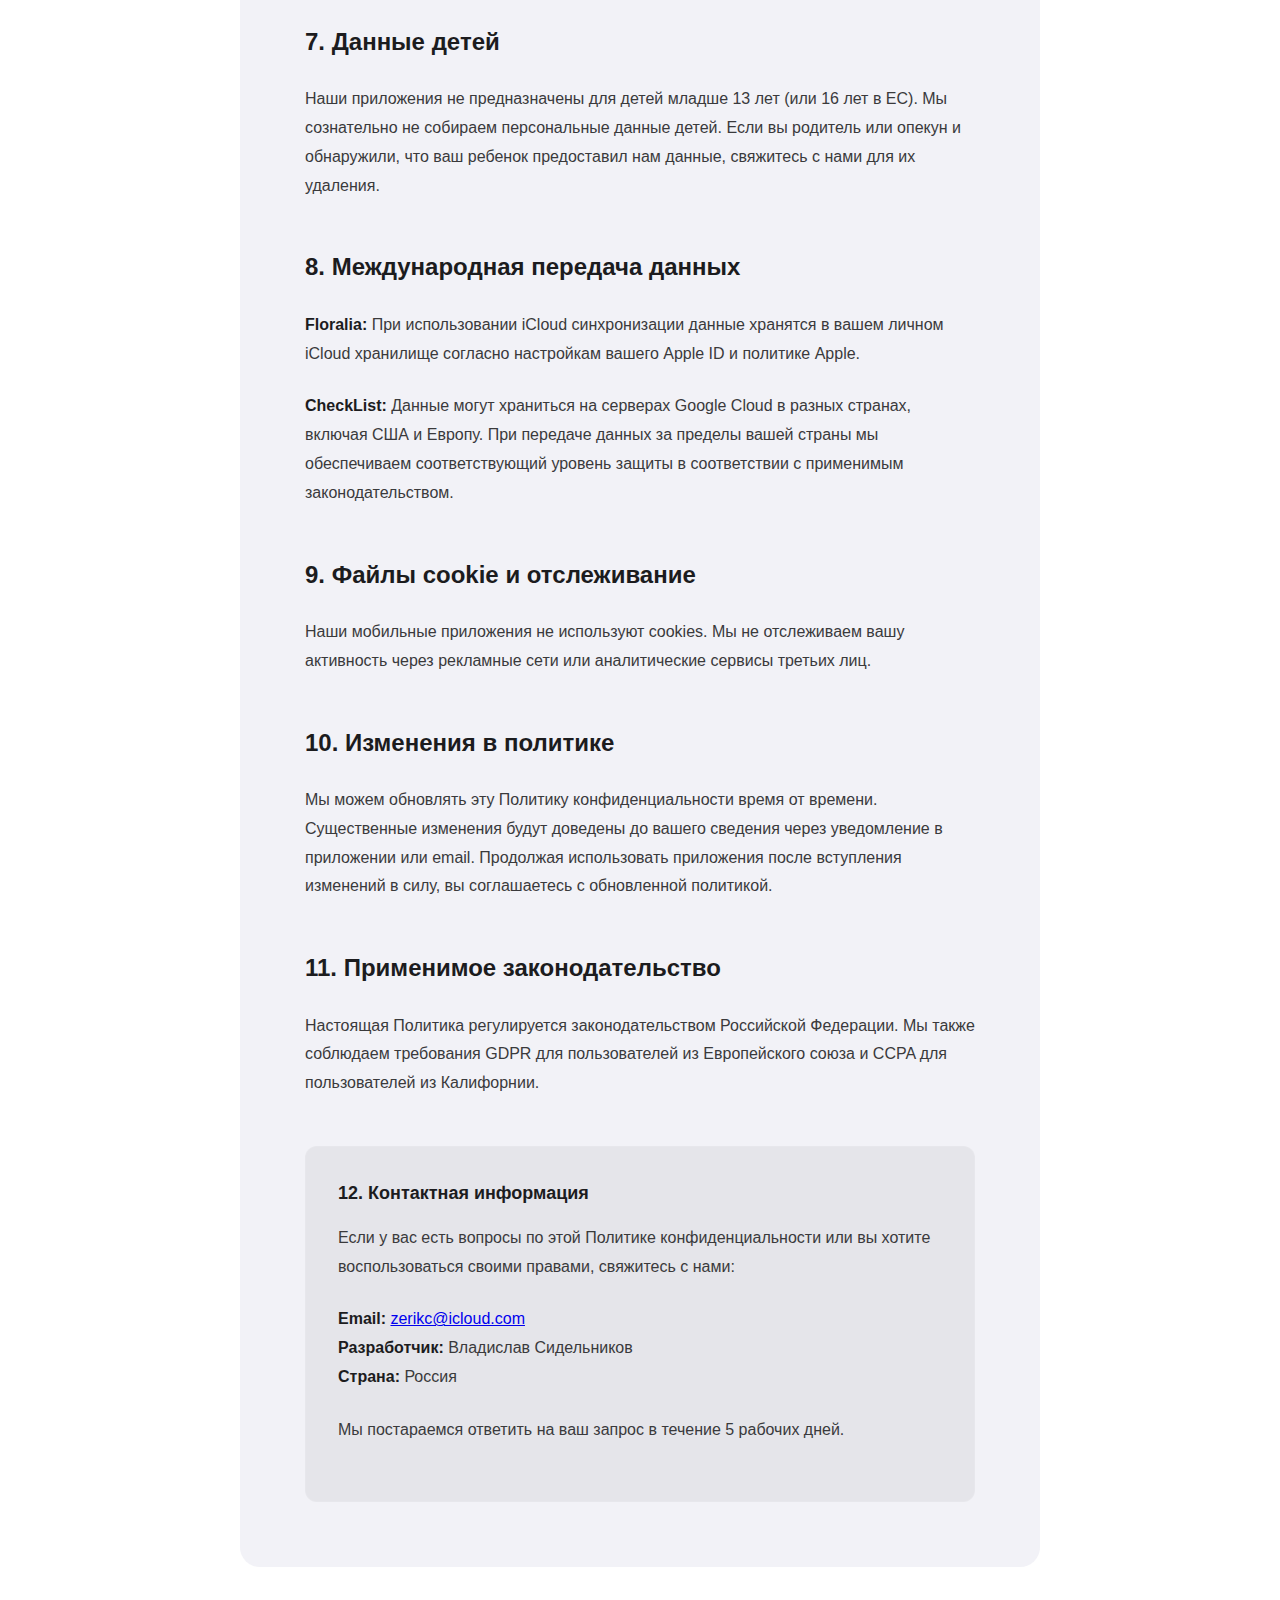
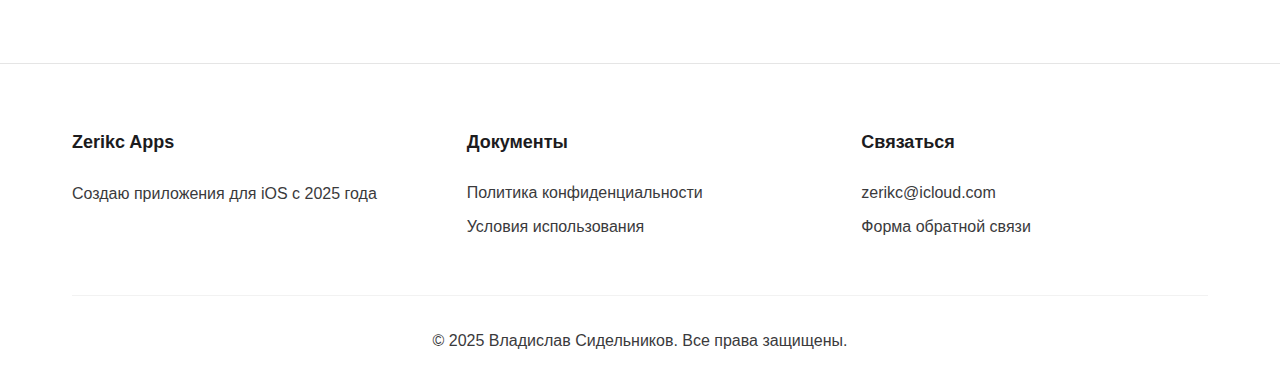
<file: privacy.html>
<!DOCTYPE html>
<html lang="ru">
<head>
    <meta charset="UTF-8">
    <meta name="viewport" content="width=device-width, initial-scale=1.0">
    <meta name="description" content="Политика конфиденциальности приложений Zerikc Apps">
    <meta name="robots" content="index, follow">
    
    <title>Политика конфиденциальности - Zerikc Apps</title>
    <link rel="stylesheet" href="css/styles.css">
    
    <style>
        .legal-page {
            min-height: 100vh;
            padding-top: 100px;
            padding-bottom: var(--spacing-3xl);
        }
        
        .legal-content {
            max-width: 800px;
            margin: 0 auto;
            background: var(--bg-secondary);
            padding: var(--spacing-2xl);
            border-radius: var(--radius-lg);
            border: 1px solid rgba(255, 255, 255, 0.05);
        }
        
        .legal-header {
            margin-bottom: var(--spacing-2xl);
            padding-bottom: var(--spacing-lg);
            border-bottom: 1px solid rgba(255, 255, 255, 0.1);
        }
        
        .legal-title {
            font-size: clamp(2rem, 4vw, 2.5rem);
            font-weight: 700;
            margin-bottom: var(--spacing-md);
        }
        
        .legal-updated {
            color: var(--text-secondary);
            font-size: var(--font-size-sm);
        }
        
        .legal-content h2 {
            font-size: var(--font-size-xl);
            font-weight: 600;
            margin-top: var(--spacing-xl);
            margin-bottom: var(--spacing-md);
        }
        
        .legal-content h3 {
            font-size: var(--font-size-lg);
            font-weight: 600;
            margin-top: var(--spacing-lg);
            margin-bottom: var(--spacing-sm);
        }
        
        .legal-content p {
            color: var(--text-secondary);
            line-height: 1.8;
            margin-bottom: var(--spacing-md);
        }
        
        .legal-content ul, .legal-content ol {
            color: var(--text-secondary);
            line-height: 1.8;
            margin-bottom: var(--spacing-md);
            padding-left: var(--spacing-lg);
        }
        
        .legal-content li {
            margin-bottom: var(--spacing-xs);
        }
        
        .legal-content strong {
            color: var(--text-primary);
            font-weight: 600;
        }
        
        .back-link {
            display: inline-flex;
            align-items: center;
            gap: var(--spacing-xs);
            color: var(--primary-color);
            text-decoration: none;
            margin-bottom: var(--spacing-lg);
            font-weight: 500;
            transition: var(--transition-fast);
        }
        
        .back-link:hover {
            gap: var(--spacing-sm);
        }
        
        .contact-box {
            background: var(--bg-tertiary);
            padding: var(--spacing-lg);
            border-radius: var(--radius-md);
            margin-top: var(--spacing-xl);
            border: 1px solid rgba(255, 255, 255, 0.1);
        }
        
        .contact-box h3 {
            margin-top: 0;
        }
    </style>
</head>
<body>
    <!-- Navigation -->
    <nav class="navbar" id="navbar">
        <div class="container">
            <div class="nav-brand">
                <span class="brand-icon">📱</span>
                <span class="brand-name">Zerikc Apps</span>
            </div>
            <button class="nav-toggle" id="navToggle" aria-label="Открыть меню">
                <span></span>
                <span></span>
                <span></span>
            </button>
            <ul class="nav-menu" id="navMenu">
                <li><a href="index.html" class="nav-link">Главная</a></li>
                <li><a href="index.html#apps" class="nav-link">Приложения</a></li>
                <li><a href="index.html#contact" class="nav-link">Контакты</a></li>
                <li><a href="terms.html" class="nav-link">Условия</a></li>
            </ul>
        </div>
    </nav>

    <!-- Legal Content -->
    <section class="legal-page">
        <div class="container">
            <a href="index.html" class="back-link">← Вернуться на главную</a>
            
            <div class="legal-content">
                <div class="legal-header">
                    <h1 class="legal-title">Политика конфиденциальности</h1>
                    <p class="legal-updated">Последнее обновление: 16 октября 2025</p>
                </div>

                <p>
                    Настоящая Политика конфиденциальности описывает, как мы собираем, используем и защищаем 
                    информацию пользователей наших приложений: <strong>Watch Weather</strong>, <strong>Homie</strong>, 
                    <strong>Floralia</strong> и <strong>CheckList</strong>.
                </p>

                <h2>1. Общие положения</h2>
                <p>
                    Мы уважаем вашу конфиденциальность и стремимся защитить ваши персональные данные. 
                    Каждое из наших приложений разработано с учетом принципа минимизации данных и локального 
                    хранения информации.
                </p>

                <h2>2. Сбор информации по приложениям</h2>

                <h3>2.1 Watch Weather (Погода)</h3>
                <ul>
                    <li><strong>Геолокация:</strong> Приложение запрашивает доступ к вашему местоположению для 
                    получения прогноза погоды. Координаты используются только для запроса данных из Apple WeatherKit 
                    и не сохраняются на сторонних серверах.</li>
                    <li><strong>Данные погоды:</strong> Информация о погоде получается через Apple WeatherKit API. 
                    Все запросы обрабатываются серверами Apple в соответствии с их политикой конфиденциальности.</li>
                    <li><strong>Локальное хранение:</strong> История погоды сохраняется локально на вашем устройстве 
                    с использованием Core Data.</li>
                    <li><strong>Аналитика:</strong> Мы не собираем аналитическую информацию и не отслеживаем 
                    использование приложения.</li>
                </ul>

                <h3>2.2 Homie (HomeKit приложение)</h3>
                <ul>
                    <li><strong>Данные HomeKit:</strong> Приложение получает доступ к вашим HomeKit устройствам 
                    через системные API iOS. Все данные хранятся локально в защищенной базе данных HomeKit.</li>
                    <li><strong>Сетевая активность:</strong> Взаимодействие с устройствами происходит в вашей 
                    локальной сети. Данные не передаются на сторонние серверы.</li>
                    <li><strong>Аналитика:</strong> Мы не собираем аналитическую информацию и не отслеживаем 
                    использование приложения.</li>
                </ul>

                <h3>2.3 Floralia (Здоровье)</h3>
                <ul>
                    <li><strong>Персональные данные:</strong> Приложение собирает информацию о менструальном цикле, 
                    настроении и симптомах, которую вы вводите добровольно.</li>
                    <li><strong>Локальное хранение:</strong> Все данные хранятся локально на вашем устройстве 
                    с использованием SwiftData и шифрования на уровне файловой системы iOS.</li>
                    <li><strong>iCloud синхронизация:</strong> Опционально, вы можете включить синхронизацию через 
                    iCloud Drive. В этом случае данные хранятся в вашем личном iCloud хранилище и защищены 
                    сквозным шифрованием Apple.</li>
                    <li><strong>Аутентификация:</strong> Приложение не требует регистрации или создания учетной записи. 
                    При использовании iCloud синхронизации используется ваш существующий Apple ID.</li>
                </ul>

                <h3>2.4 CheckList (Задачи)</h3>
                <ul>
                    <li><strong>Списки задач:</strong> Информация о ваших чек-листах и задачах хранится локально 
                    и синхронизируется через Firebase.</li>
                    <li><strong>Учетная запись:</strong> Для синхронизации используется Firebase Authentication 
                    с email и паролем.</li>
                    <li><strong>Уведомления:</strong> Push-уведомления отправляются через Firebase Cloud Messaging 
                    (FCM) для напоминаний о задачах.</li>
                </ul>

                <h2>3. Использование информации</h2>
                <p>Мы используем собранную информацию исключительно для:</p>
                <ul>
                    <li>Предоставления основного функционала приложений</li>
                    <li>Синхронизации данных между вашими устройствами (при включенной опции)</li>
                    <li>Отправки уведомлений по вашему запросу</li>
                    <li>Улучшения качества и безопасности приложений</li>
                </ul>

                <p><strong>Мы никогда не:</strong></p>
                <ul>
                    <li>Продаем ваши данные третьим лицам</li>
                    <li>Используем данные для таргетированной рекламы</li>
                    <li>Передаем данные без вашего явного согласия</li>
                    <li>Анализируем данные для маркетинговых целей</li>
                </ul>

                <h2>4. Хранение и защита данных</h2>

                <h3>4.1 Локальное хранение</h3>
                <p>
                    Данные, хранящиеся локально на вашем устройстве, защищены встроенными механизмами 
                    безопасности iOS, включая шифрование на уровне файловой системы и Keychain для 
                    конфиденциальных данных.
                </p>

                <h3>4.2 Облачное хранение</h3>
                <p>
                    <strong>Floralia:</strong> При включении iCloud синхронизации данные хранятся в вашем 
                    личном iCloud Drive и защищены сквозным шифрованием Apple. Данные недоступны разработчику.
                </p>
                <p>
                    <strong>CheckList:</strong> При использовании облачной синхронизации данные передаются 
                    по защищенному протоколу HTTPS и хранятся на серверах Google Cloud (Firebase) с 
                    шифрованием в состоянии покоя и при передаче.
                </p>

                <h3>4.3 Биометрическая защита</h3>
                <p>
                    Приложения поддерживают защиту через Face ID/Touch ID и PIN-код. Биометрические 
                    данные не покидают ваше устройство и обрабатываются системными API iOS.
                </p>

                <h2>5. Передача данных третьим лицам</h2>
                <p>Мы используем следующие сторонние сервисы:</p>

                <h3>5.1 Firebase (Google) - только для CheckList</h3>
                <ul>
                    <li>Firebase Authentication - для авторизации пользователей</li>
                    <li>Cloud Firestore - для хранения задач и чек-листов</li>
                    <li>Firebase Cloud Messaging - для push-уведомлений</li>
                </ul>
                <p>
                    Политика конфиденциальности Google: 
                    <a href="https://policies.google.com/privacy" target="_blank" rel="noopener">
                        https://policies.google.com/privacy
                    </a>
                </p>

                <h3>5.2 Apple iCloud</h3>
                <p>
                    <strong>Floralia:</strong> При включении синхронизации использует iCloud Drive для хранения 
                    данных в вашем личном iCloud хранилище. Данные защищены сквозным шифрованием и недоступны 
                    разработчику.
                </p>
                <p>
                    Политика конфиденциальности Apple: 
                    <a href="https://www.apple.com/legal/privacy/" target="_blank" rel="noopener">
                        https://www.apple.com/legal/privacy/
                    </a>
                </p>

                <h3>5.3 Apple WeatherKit</h3>
                <p>
                    <strong>Watch Weather:</strong> Использует Apple WeatherKit для получения данных о погоде. 
                    Запросы обрабатываются серверами Apple в соответствии с их политикой конфиденциальности.
                </p>

                <h3>5.4 Apple HomeKit</h3>
                <p>
                    <strong>Homie:</strong> Использует Apple HomeKit API. Данные управляются в соответствии с 
                    политикой конфиденциальности Apple и не передаются разработчику.
                </p>

                <h2>6. Ваши права</h2>
                <p>Вы имеете право:</p>
                <ul>
                    <li><strong>Доступ:</strong> Получить копию всех ваших данных</li>
                    <li><strong>Исправление:</strong> Изменить неточную информацию</li>
                    <li><strong>Удаление:</strong> Удалить вашу учетную запись и все данные</li>
                    <li><strong>Экспорт:</strong> Экспортировать данные в стандартных форматах (PDF, JSON)</li>
                    <li><strong>Отзыв согласия:</strong> Отключить синхронизацию или удалить приложение</li>
                </ul>

                <h3>6.1 Удаление данных</h3>
                <p><strong>Локальные данные:</strong> Удаляются при удалении приложения с устройства.</p>
                <p>
                    <strong>Floralia (iCloud):</strong> Данные в iCloud Drive управляются вами через настройки 
                    iCloud на вашем устройстве. Вы можете удалить их в любое время самостоятельно.
                </p>
                <p>
                    <strong>CheckList (Firebase):</strong> Для удаления данных с серверов Firebase отправьте запрос 
                    на email: zerikc@icloud.com. Мы обработаем запрос в течение 30 дней.
                </p>

                <h2>7. Данные детей</h2>
                <p>
                    Наши приложения не предназначены для детей младше 13 лет (или 16 лет в ЕС). 
                    Мы сознательно не собираем персональные данные детей. Если вы родитель или 
                    опекун и обнаружили, что ваш ребенок предоставил нам данные, свяжитесь с нами 
                    для их удаления.
                </p>

                <h2>8. Международная передача данных</h2>
                <p>
                    <strong>Floralia:</strong> При использовании iCloud синхронизации данные хранятся в вашем 
                    личном iCloud хранилище согласно настройкам вашего Apple ID и политике Apple.
                </p>
                <p>
                    <strong>CheckList:</strong> Данные могут храниться на серверах Google Cloud в разных странах, 
                    включая США и Европу. При передаче данных за пределы вашей страны мы обеспечиваем 
                    соответствующий уровень защиты в соответствии с применимым законодательством.
                </p>

                <h2>9. Файлы cookie и отслеживание</h2>
                <p>
                    Наши мобильные приложения не используют cookies. Мы не отслеживаем вашу активность 
                    через рекламные сети или аналитические сервисы третьих лиц.
                </p>

                <h2>10. Изменения в политике</h2>
                <p>
                    Мы можем обновлять эту Политику конфиденциальности время от времени. Существенные 
                    изменения будут доведены до вашего сведения через уведомление в приложении или email. 
                    Продолжая использовать приложения после вступления изменений в силу, вы соглашаетесь 
                    с обновленной политикой.
                </p>

                <h2>11. Применимое законодательство</h2>
                <p>
                    Настоящая Политика регулируется законодательством Российской Федерации. Мы также 
                    соблюдаем требования GDPR для пользователей из Европейского союза и CCPA для 
                    пользователей из Калифорнии.
                </p>

                <div class="contact-box">
                    <h3>12. Контактная информация</h3>
                    <p>
                        Если у вас есть вопросы по этой Политике конфиденциальности или вы хотите 
                        воспользоваться своими правами, свяжитесь с нами:
                    </p>
                    <p>
                        <strong>Email:</strong> <a href="mailto:zerikc@icloud.com">zerikc@icloud.com</a><br>
                        <strong>Разработчик:</strong> Владислав Сидельников<br>
                        <strong>Страна:</strong> Россия
                    </p>
                    <p>
                        Мы постараемся ответить на ваш запрос в течение 5 рабочих дней.
                    </p>
                </div>
            </div>
        </div>
    </section>

    <!-- Footer -->
    <footer class="footer">
        <div class="container">
            <div class="footer-content">
                <div class="footer-section">
                    <h4>Zerikc Apps</h4>
                    <p>Создаю приложения для iOS с 2025 года</p>
                </div>

                <div class="footer-section">
                    <h4>Документы</h4>
                    <ul class="footer-links">
                        <li><a href="privacy.html">Политика конфиденциальности</a></li>
                        <li><a href="terms.html">Условия использования</a></li>
                    </ul>
                </div>

                <div class="footer-section">
                    <h4>Связаться</h4>
                    <ul class="footer-links">
                        <li><a href="mailto:zerikc@icloud.com">zerikc@icloud.com</a></li>
                        <li><a href="index.html#contact">Форма обратной связи</a></li>
                    </ul>
                </div>
            </div>

            <div class="footer-bottom">
                <p>&copy; 2025 Владислав Сидельников. Все права защищены.</p>
            </div>
        </div>
    </footer>

    <script src="js/script.js"></script>
</body>
</html>
</file>
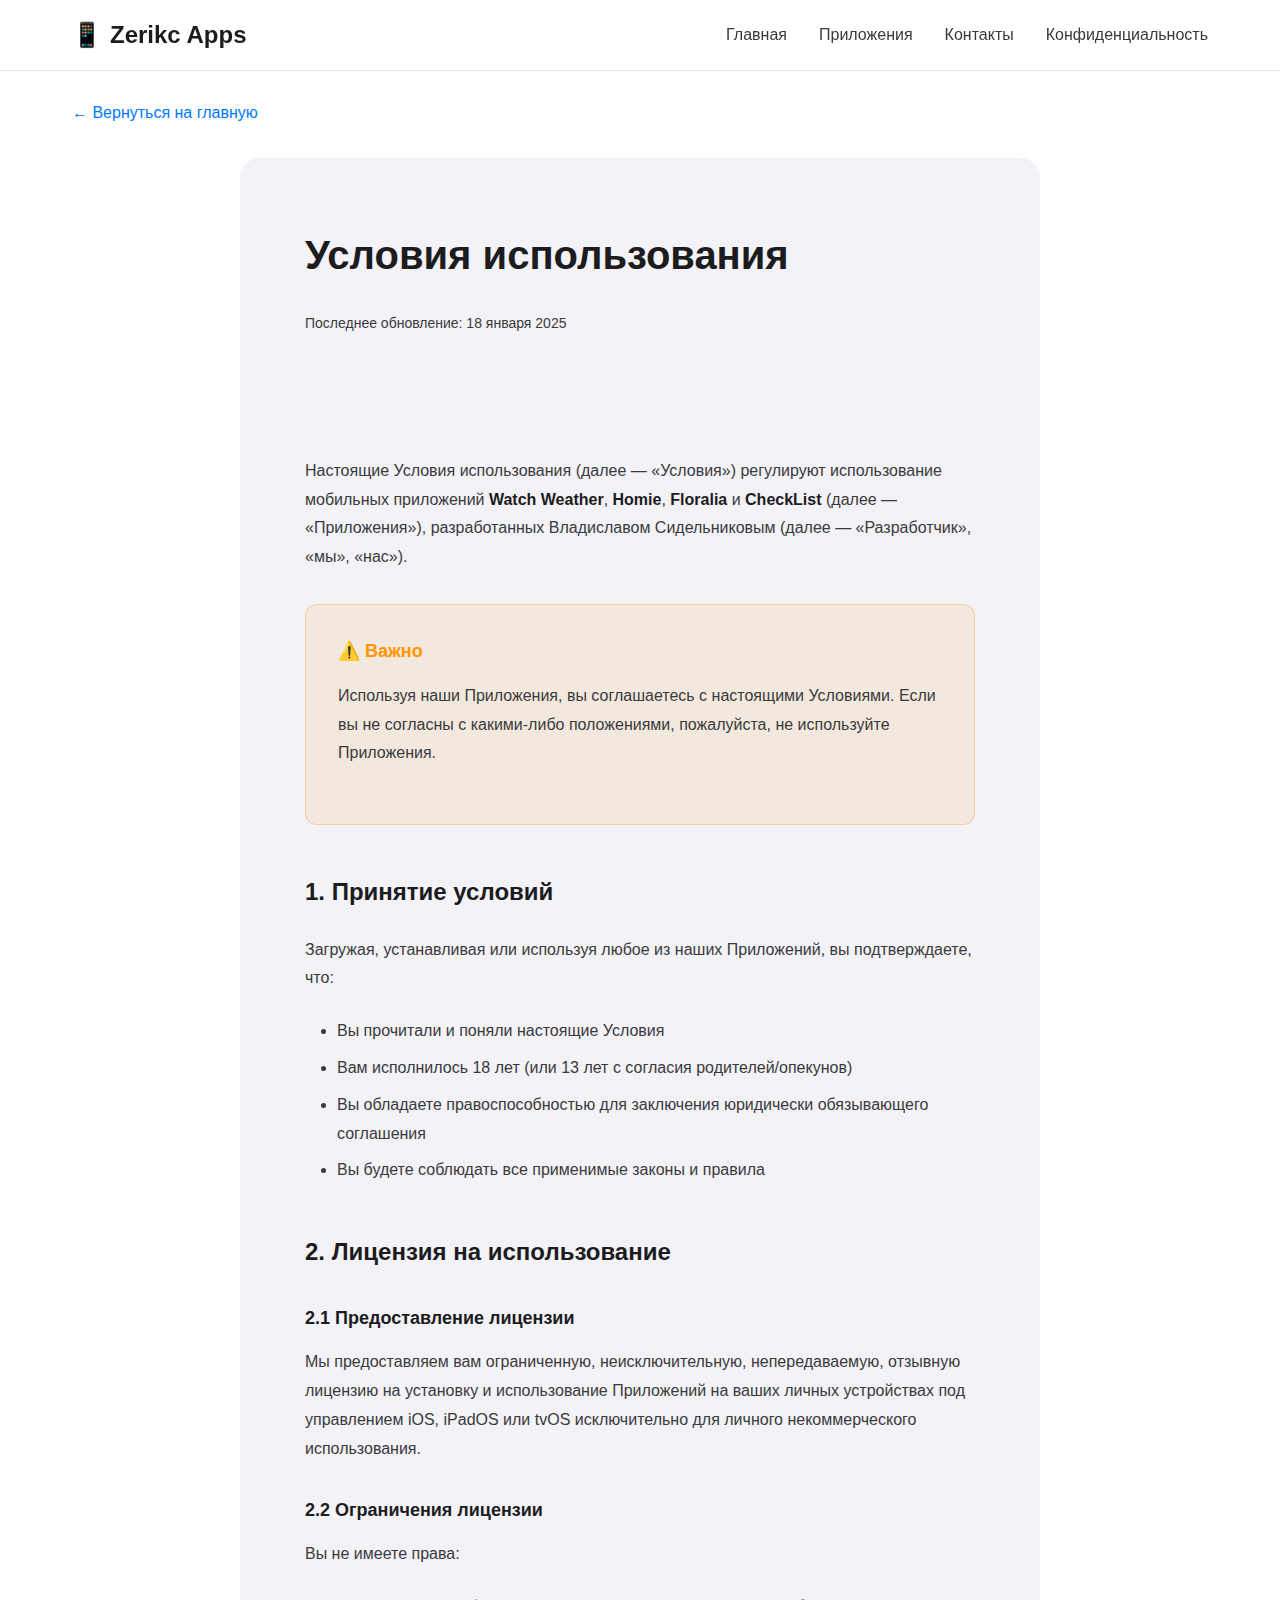
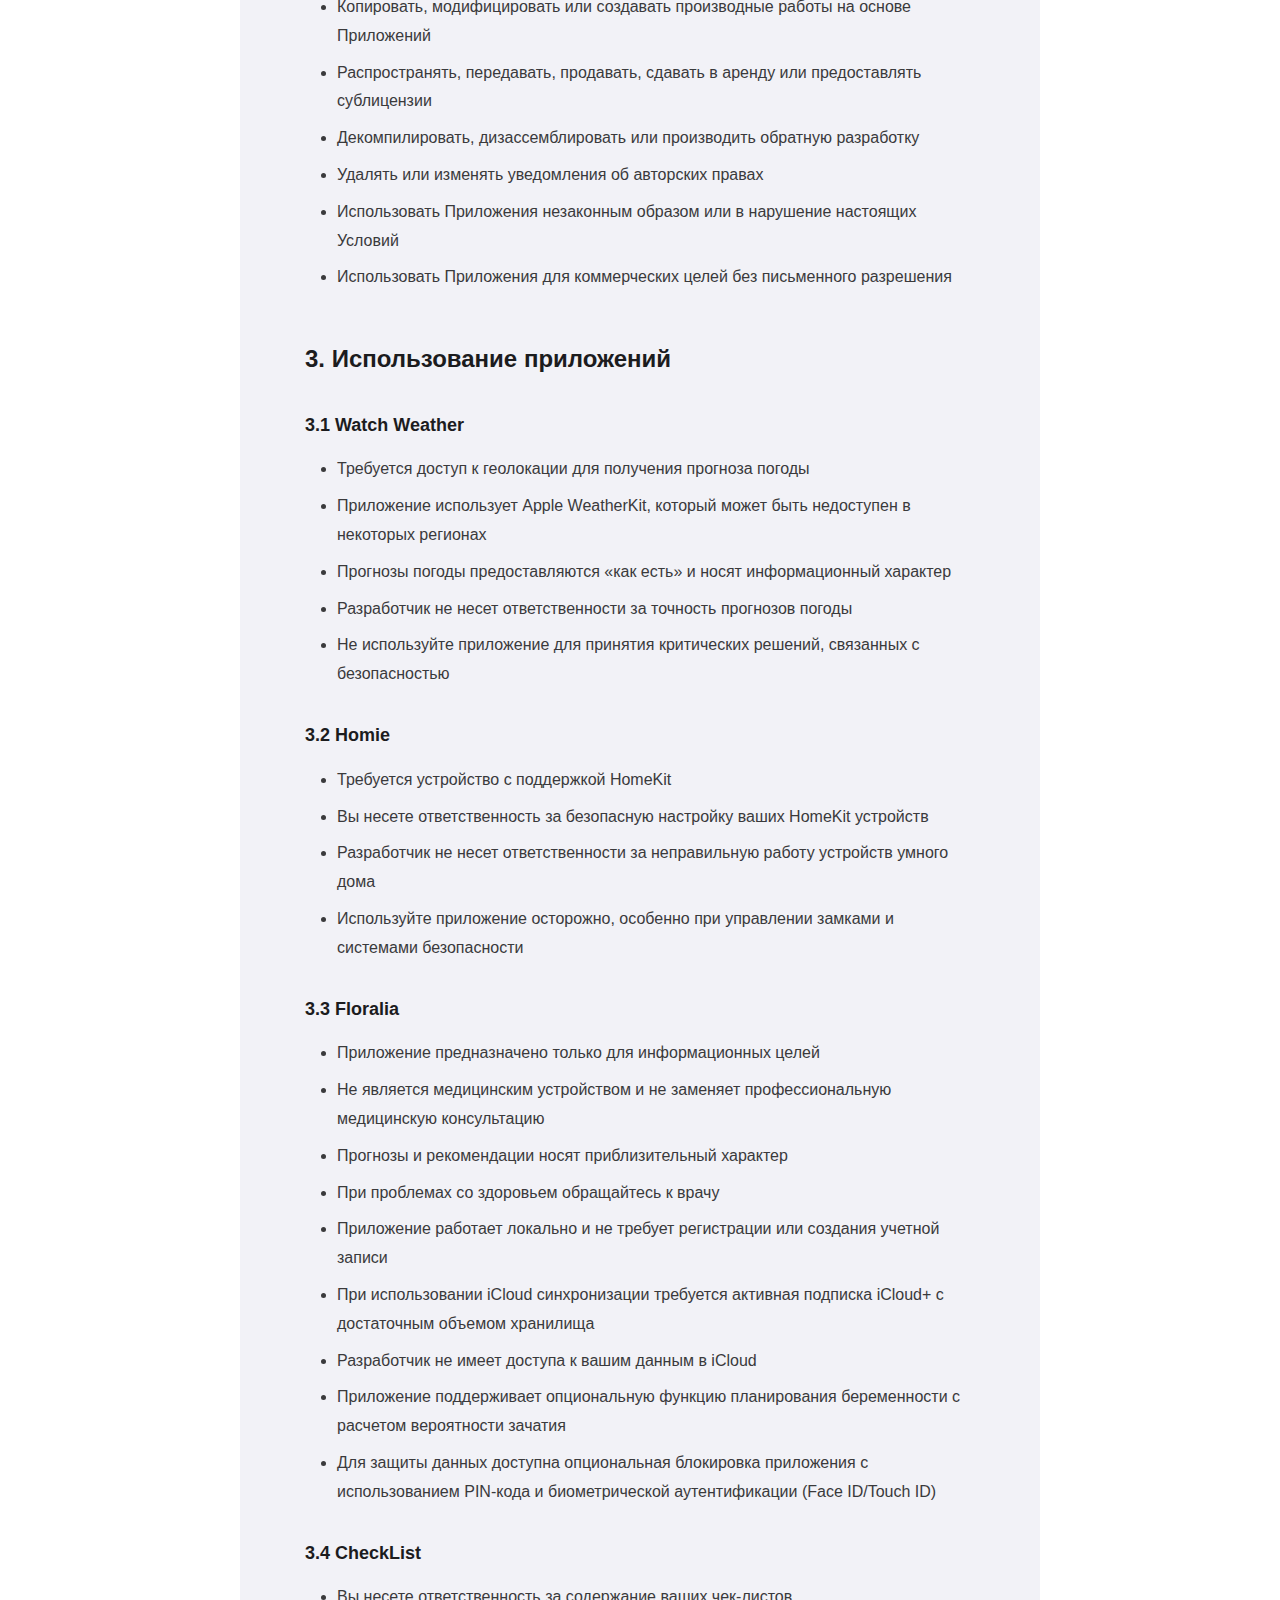
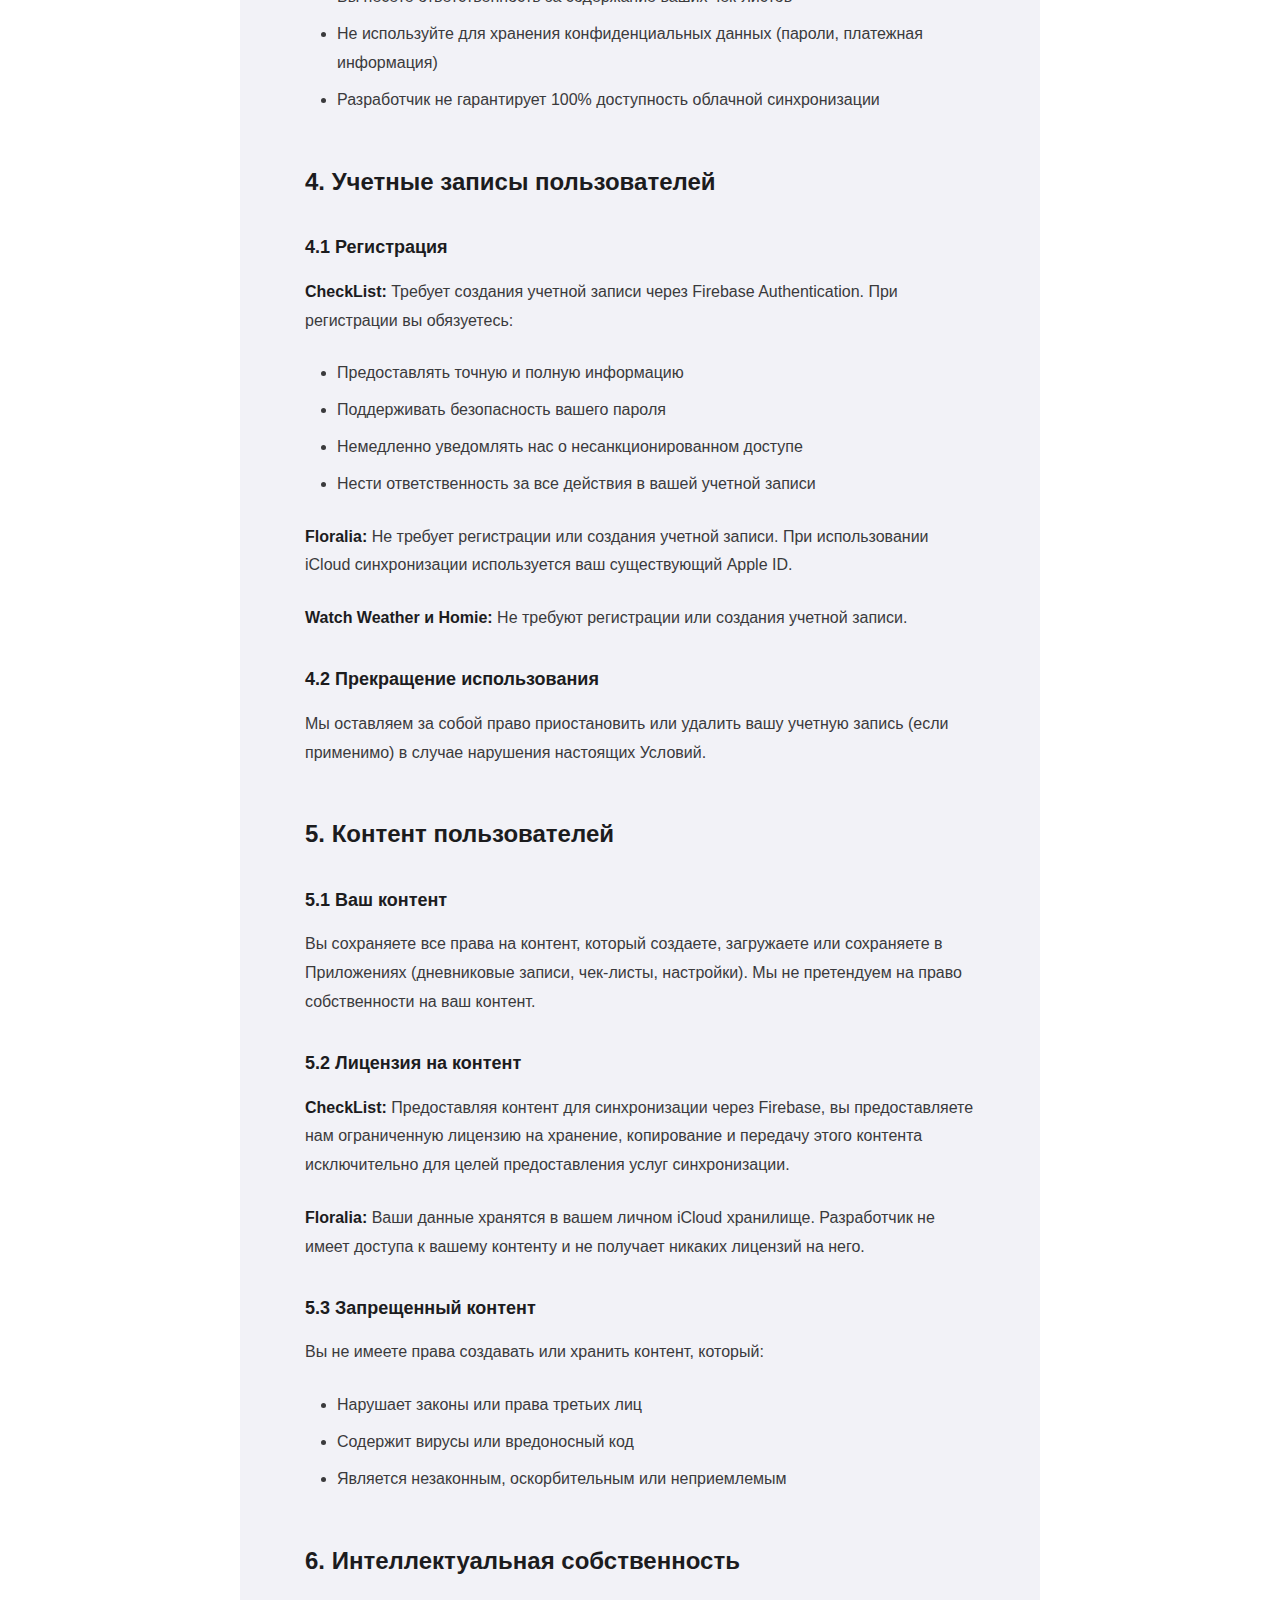
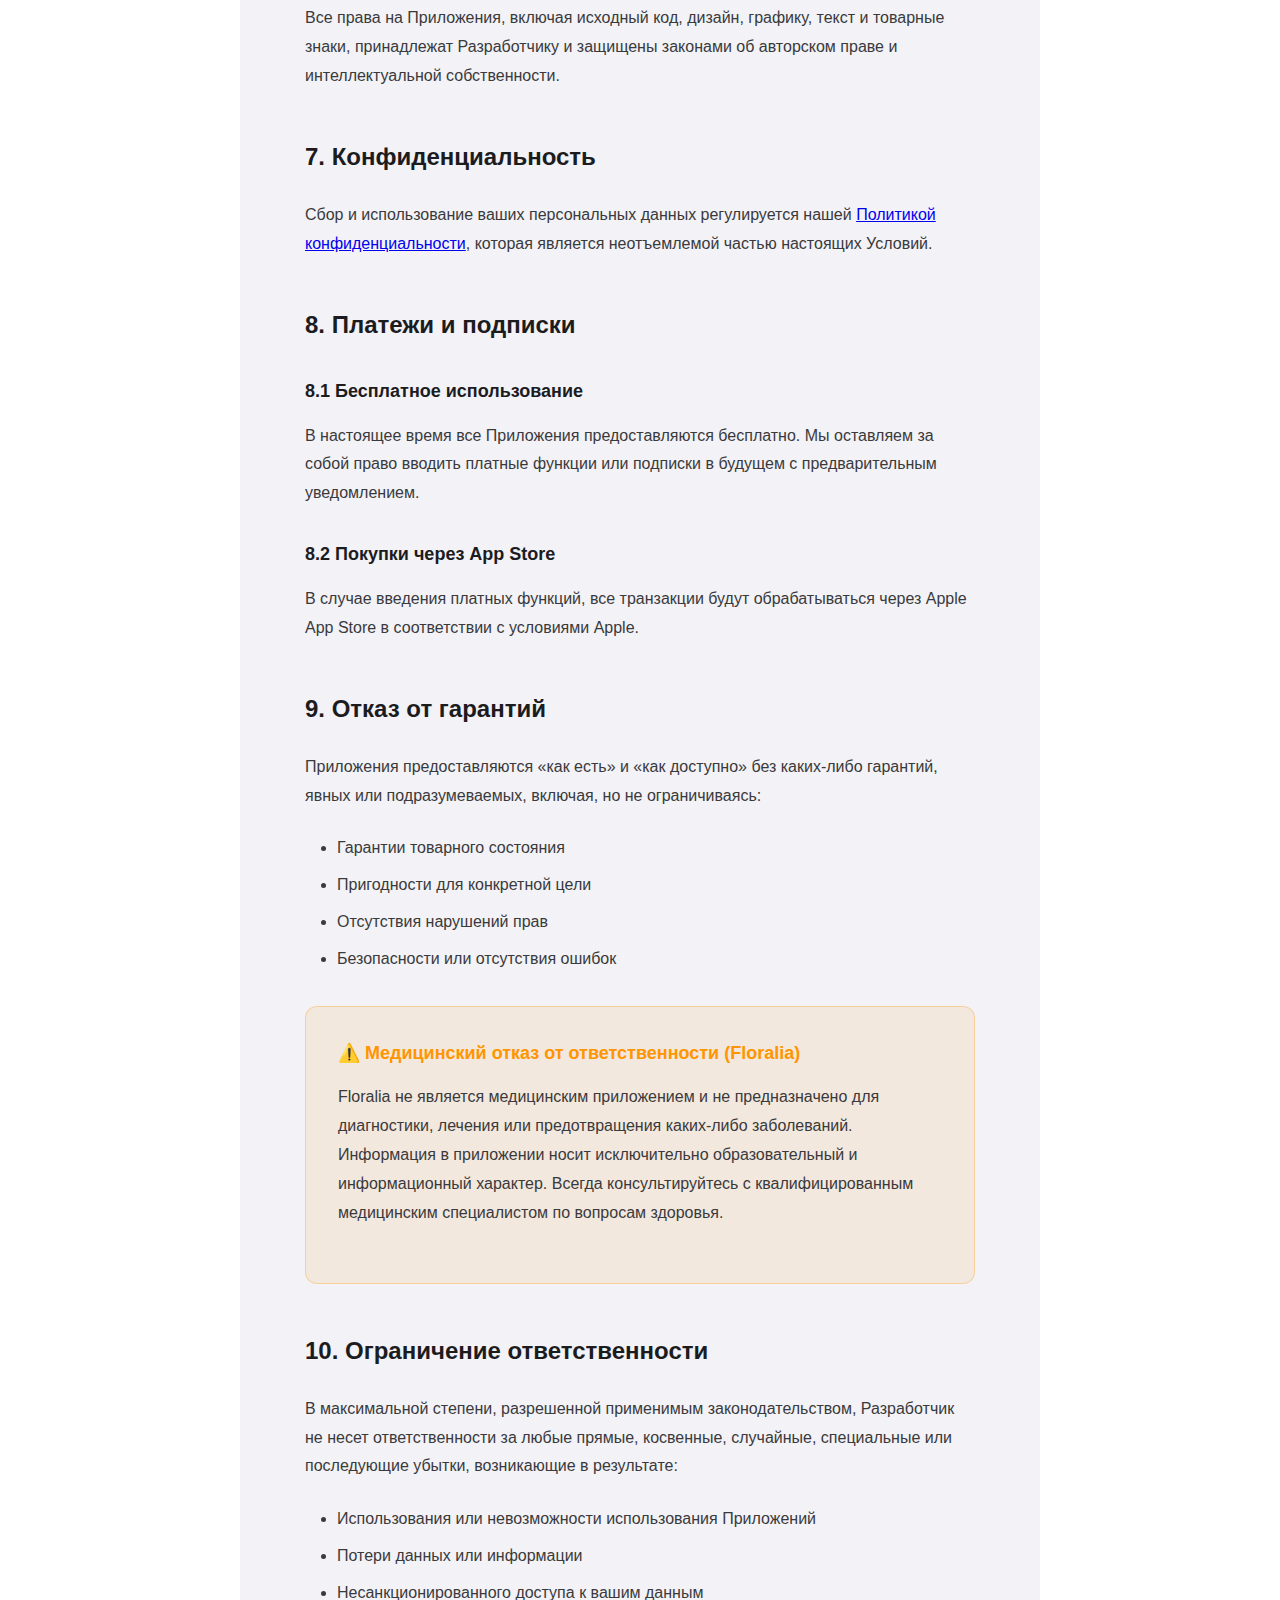
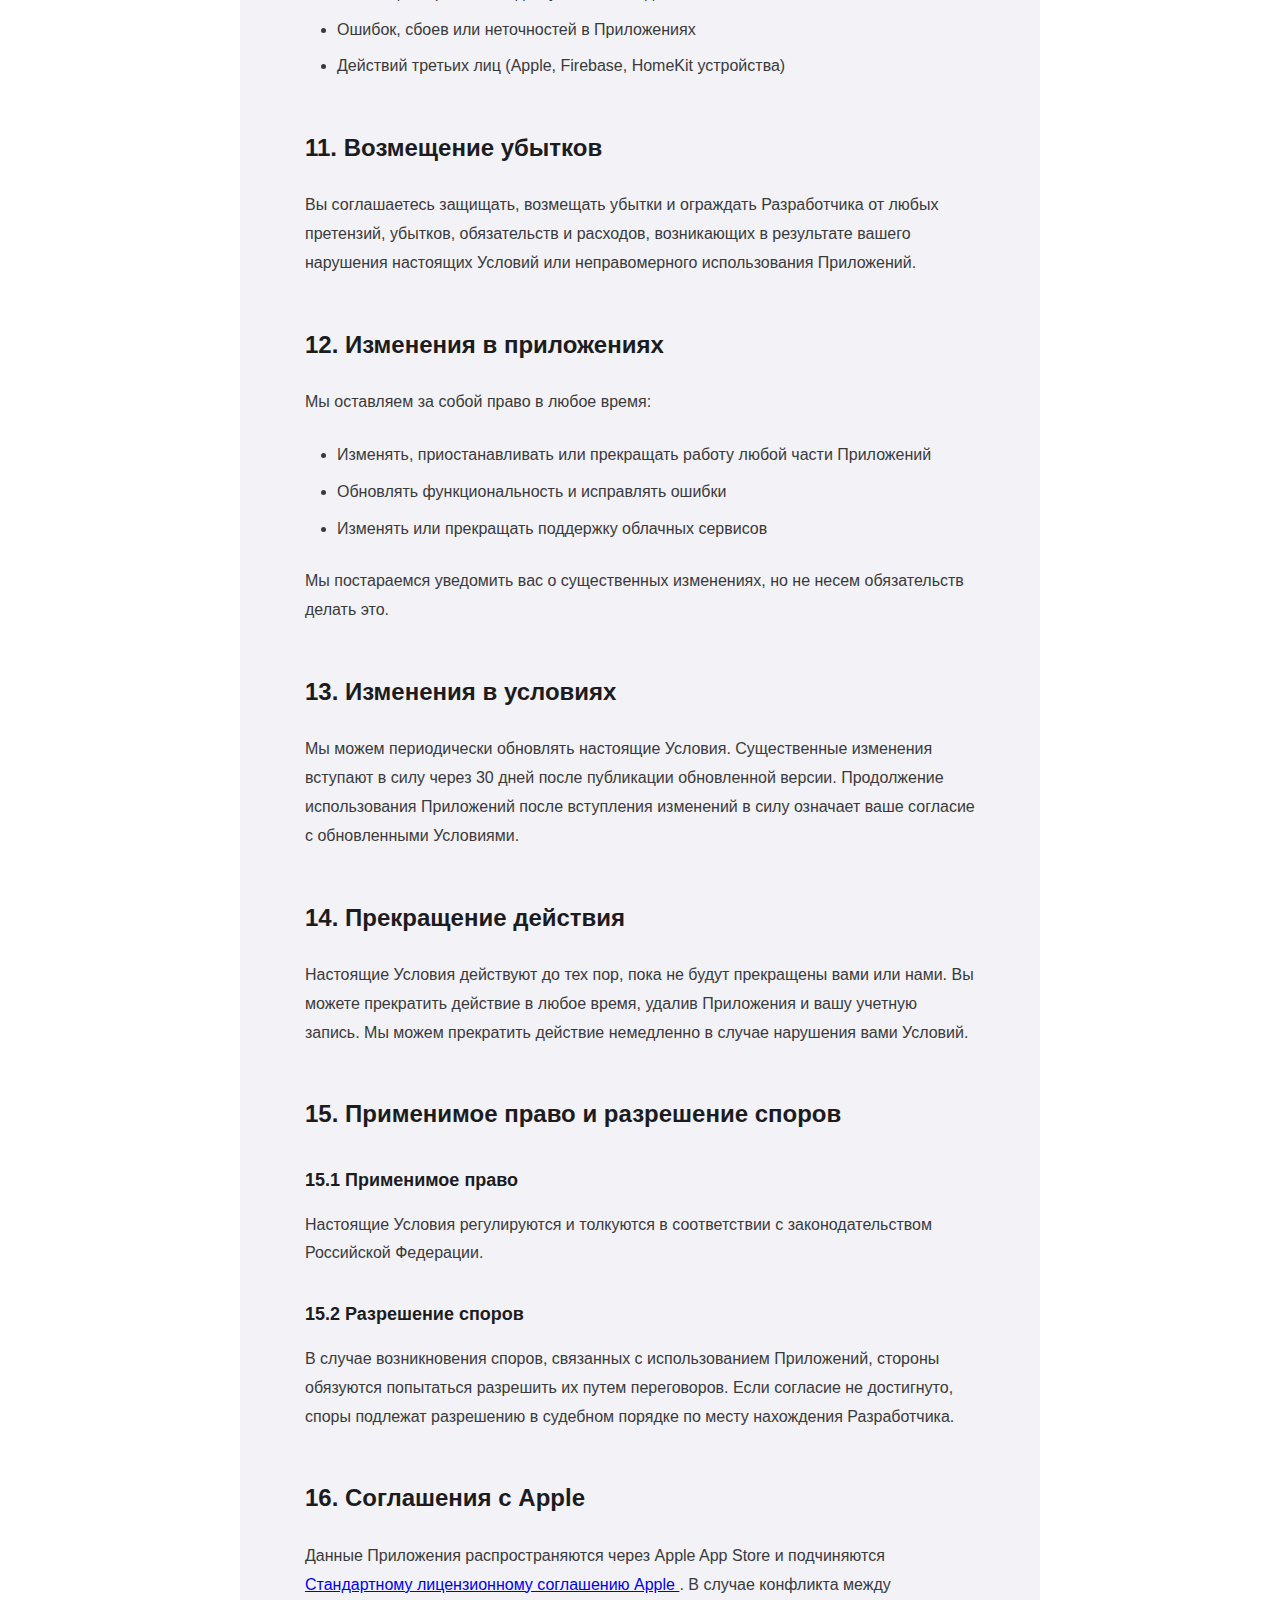
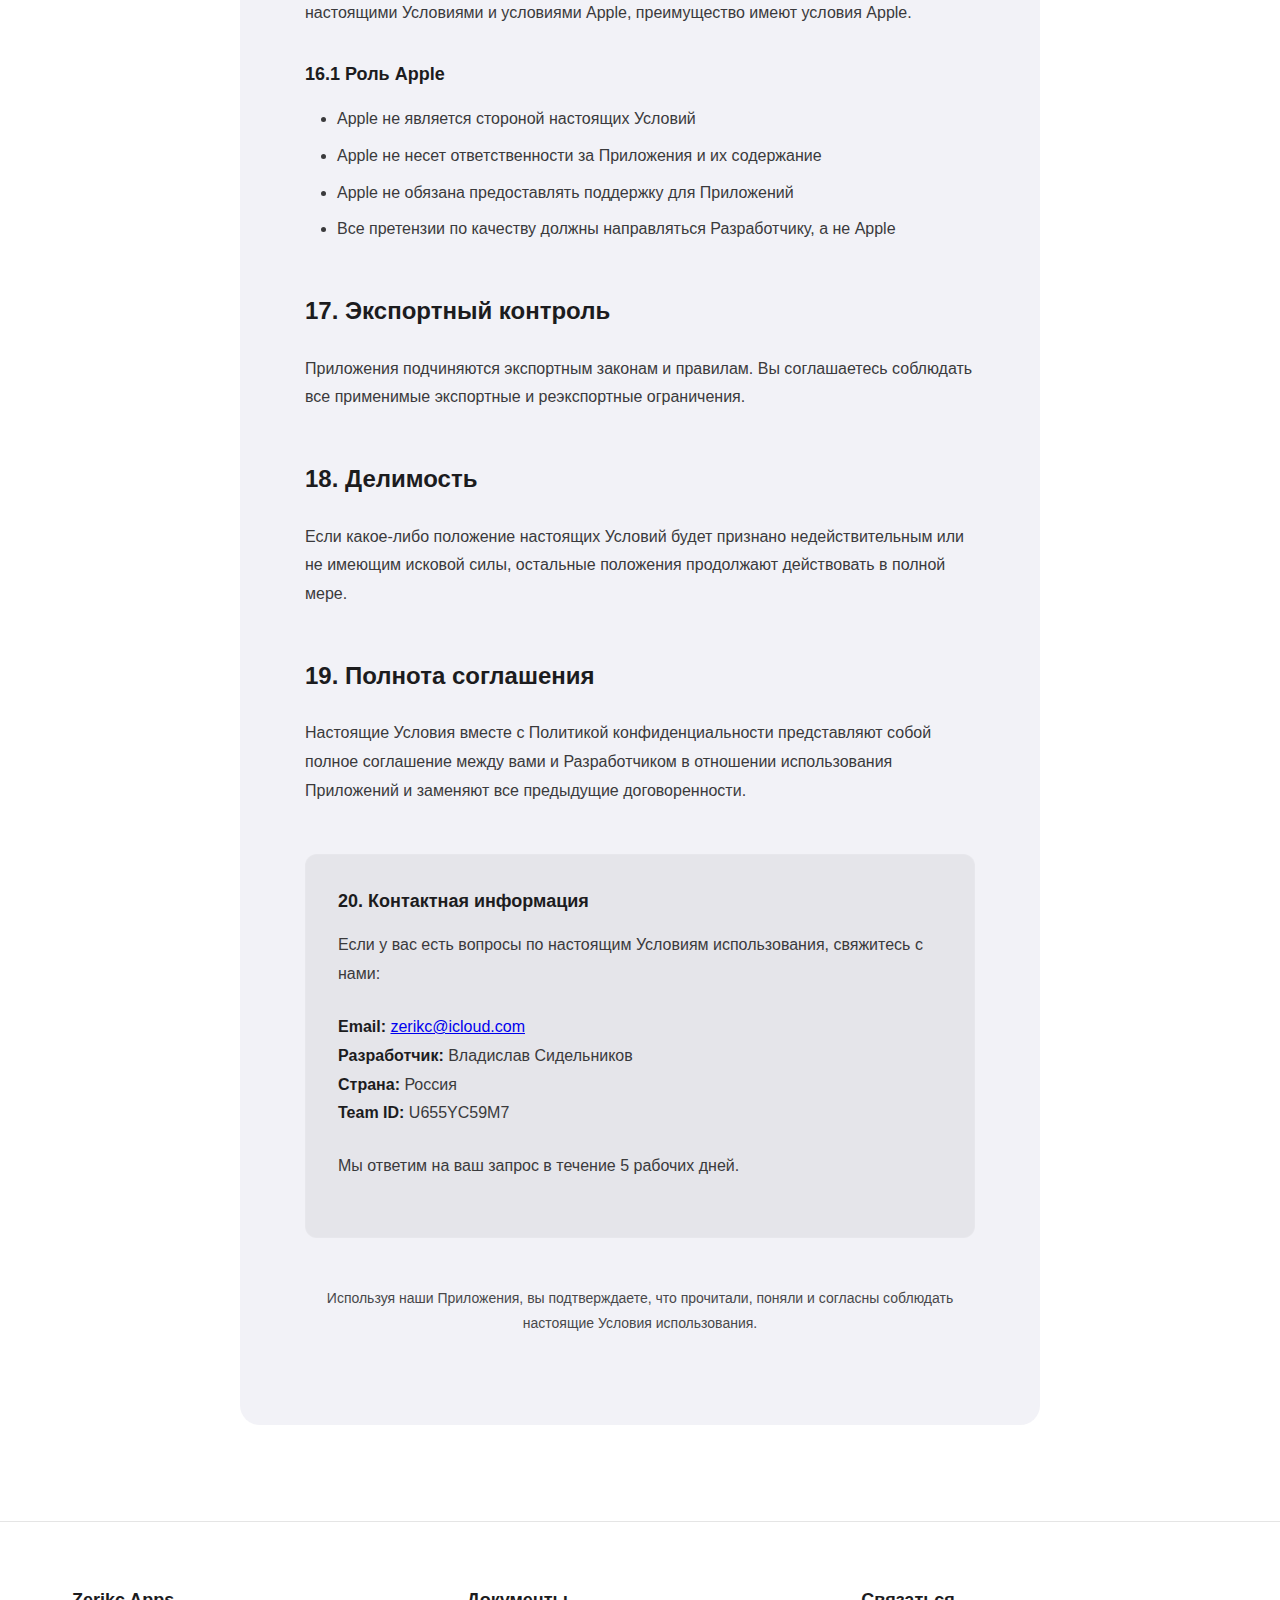
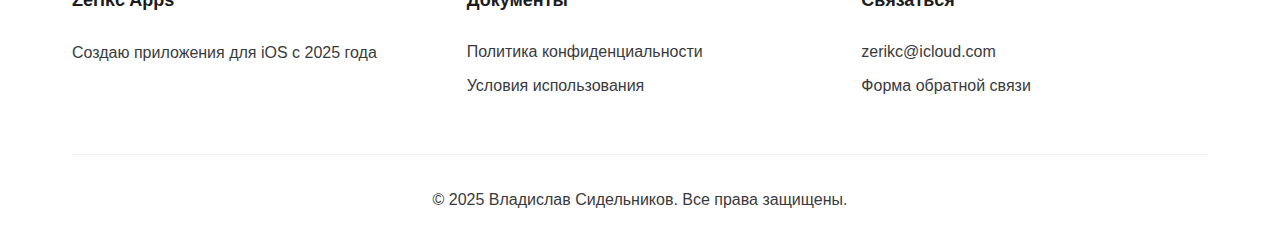
<file: terms.html>
<!DOCTYPE html>
<html lang="ru">
<head>
    <meta charset="UTF-8">
    <meta name="viewport" content="width=device-width, initial-scale=1.0">
    <meta name="description" content="Условия использования приложений Zerikc Apps">
    <meta name="robots" content="index, follow">
    
    <title>Условия использования - Zerikc Apps</title>
    <link rel="stylesheet" href="css/styles.css">
    
    <style>
        .legal-page {
            min-height: 100vh;
            padding-top: 100px;
            padding-bottom: var(--spacing-3xl);
        }
        
        .legal-content {
            max-width: 800px;
            margin: 0 auto;
            background: var(--bg-secondary);
            padding: var(--spacing-2xl);
            border-radius: var(--radius-lg);
            border: 1px solid rgba(255, 255, 255, 0.05);
        }
        
        .legal-header {
            margin-bottom: var(--spacing-2xl);
            padding-bottom: var(--spacing-lg);
            border-bottom: 1px solid rgba(255, 255, 255, 0.1);
        }
        
        .legal-title {
            font-size: clamp(2rem, 4vw, 2.5rem);
            font-weight: 700;
            margin-bottom: var(--spacing-md);
        }
        
        .legal-updated {
            color: var(--text-secondary);
            font-size: var(--font-size-sm);
        }
        
        .legal-content h2 {
            font-size: var(--font-size-xl);
            font-weight: 600;
            margin-top: var(--spacing-xl);
            margin-bottom: var(--spacing-md);
        }
        
        .legal-content h3 {
            font-size: var(--font-size-lg);
            font-weight: 600;
            margin-top: var(--spacing-lg);
            margin-bottom: var(--spacing-sm);
        }
        
        .legal-content p {
            color: var(--text-secondary);
            line-height: 1.8;
            margin-bottom: var(--spacing-md);
        }
        
        .legal-content ul, .legal-content ol {
            color: var(--text-secondary);
            line-height: 1.8;
            margin-bottom: var(--spacing-md);
            padding-left: var(--spacing-lg);
        }
        
        .legal-content li {
            margin-bottom: var(--spacing-xs);
        }
        
        .legal-content strong {
            color: var(--text-primary);
            font-weight: 600;
        }
        
        .back-link {
            display: inline-flex;
            align-items: center;
            gap: var(--spacing-xs);
            color: var(--primary-color);
            text-decoration: none;
            margin-bottom: var(--spacing-lg);
            font-weight: 500;
            transition: var(--transition-fast);
        }
        
        .back-link:hover {
            gap: var(--spacing-sm);
        }
        
        .warning-box {
            background: rgba(255, 149, 0, 0.1);
            border: 1px solid rgba(255, 149, 0, 0.3);
            padding: var(--spacing-lg);
            border-radius: var(--radius-md);
            margin: var(--spacing-lg) 0;
        }
        
        .warning-box h3 {
            margin-top: 0;
            color: #FF9500;
        }
        
        .contact-box {
            background: var(--bg-tertiary);
            padding: var(--spacing-lg);
            border-radius: var(--radius-md);
            margin-top: var(--spacing-xl);
            border: 1px solid rgba(255, 255, 255, 0.1);
        }
        
        .contact-box h3 {
            margin-top: 0;
        }
        
        /* Mobile Responsive Styles */
        @media (max-width: 768px) {
            .legal-page {
                padding-top: 80px;
                padding-bottom: var(--spacing-xl);
            }
            
            .legal-content {
                padding: var(--spacing-lg);
                margin: 0 var(--spacing-md);
            }
            
            .legal-header {
                margin-bottom: var(--spacing-lg);
            }
            
            .legal-content h2 {
                font-size: var(--font-size-lg);
                margin-top: var(--spacing-lg);
            }
            
            .legal-content h3 {
                font-size: var(--font-size-base);
            }
            
            .legal-content ul, .legal-content ol {
                padding-left: var(--spacing-md);
            }
            
            .warning-box,
            .contact-box {
                padding: var(--spacing-md);
            }
        }
        
        @media (max-width: 480px) {
            .legal-page {
                padding-top: 70px;
                padding-bottom: var(--spacing-lg);
            }
            
            .legal-content {
                padding: var(--spacing-md);
                margin: 0 var(--spacing-sm);
            }
            
            .legal-title {
                font-size: 1.75rem;
            }
            
            .back-link {
                font-size: var(--font-size-sm);
            }
        }
    </style>
</head>
<body>
    <!-- Navigation -->
    <nav class="navbar" id="navbar">
        <div class="container">
            <div class="nav-brand">
                <span class="brand-icon">📱</span>
                <span class="brand-name">Zerikc Apps</span>
            </div>
            <button class="nav-toggle" id="navToggle" aria-label="Открыть меню">
                <span></span>
                <span></span>
                <span></span>
            </button>
            <ul class="nav-menu" id="navMenu">
                <li><a href="index.html" class="nav-link">Главная</a></li>
                <li><a href="index.html#apps" class="nav-link">Приложения</a></li>
                <li><a href="index.html#contact" class="nav-link">Контакты</a></li>
                <li><a href="privacy.html" class="nav-link">Конфиденциальность</a></li>
            </ul>
        </div>
    </nav>

    <!-- Legal Content -->
    <section class="legal-page">
        <div class="container">
            <a href="index.html" class="back-link">← Вернуться на главную</a>
            
            <div class="legal-content">
                <div class="legal-header">
                    <h1 class="legal-title">Условия использования</h1>
                    <p class="legal-updated">Последнее обновление: 18 января 2025</p>
                </div>

                <p>
                    Настоящие Условия использования (далее — «Условия») регулируют использование 
                    мобильных приложений <strong>Watch Weather</strong>, <strong>Homie</strong>, 
                    <strong>Floralia</strong> и <strong>CheckList</strong> (далее — «Приложения»), 
                    разработанных Владиславом Сидельниковым (далее — «Разработчик», «мы», «нас»).
                </p>

                <div class="warning-box">
                    <h3>⚠️ Важно</h3>
                    <p>
                        Используя наши Приложения, вы соглашаетесь с настоящими Условиями. 
                        Если вы не согласны с какими-либо положениями, пожалуйста, не используйте Приложения.
                    </p>
                </div>

                <h2>1. Принятие условий</h2>
                <p>
                    Загружая, устанавливая или используя любое из наших Приложений, вы подтверждаете, что:
                </p>
                <ul>
                    <li>Вы прочитали и поняли настоящие Условия</li>
                    <li>Вам исполнилось 18 лет (или 13 лет с согласия родителей/опекунов)</li>
                    <li>Вы обладаете правоспособностью для заключения юридически обязывающего соглашения</li>
                    <li>Вы будете соблюдать все применимые законы и правила</li>
                </ul>

                <h2>2. Лицензия на использование</h2>
                
                <h3>2.1 Предоставление лицензии</h3>
                <p>
                    Мы предоставляем вам ограниченную, неисключительную, непередаваемую, отзывную лицензию 
                    на установку и использование Приложений на ваших личных устройствах под управлением iOS, 
                    iPadOS или tvOS исключительно для личного некоммерческого использования.
                </p>

                <h3>2.2 Ограничения лицензии</h3>
                <p>Вы не имеете права:</p>
                <ul>
                    <li>Копировать, модифицировать или создавать производные работы на основе Приложений</li>
                    <li>Распространять, передавать, продавать, сдавать в аренду или предоставлять сублицензии</li>
                    <li>Декомпилировать, дизассемблировать или производить обратную разработку</li>
                    <li>Удалять или изменять уведомления об авторских правах</li>
                    <li>Использовать Приложения незаконным образом или в нарушение настоящих Условий</li>
                    <li>Использовать Приложения для коммерческих целей без письменного разрешения</li>
                </ul>

                <h2>3. Использование приложений</h2>

                <h3>3.1 Watch Weather</h3>
                <ul>
                    <li>Требуется доступ к геолокации для получения прогноза погоды</li>
                    <li>Приложение использует Apple WeatherKit, который может быть недоступен в некоторых регионах</li>
                    <li>Прогнозы погоды предоставляются «как есть» и носят информационный характер</li>
                    <li>Разработчик не несет ответственности за точность прогнозов погоды</li>
                    <li>Не используйте приложение для принятия критических решений, связанных с безопасностью</li>
                </ul>

                <h3>3.2 Homie</h3>
                <ul>
                    <li>Требуется устройство с поддержкой HomeKit</li>
                    <li>Вы несете ответственность за безопасную настройку ваших HomeKit устройств</li>
                    <li>Разработчик не несет ответственности за неправильную работу устройств умного дома</li>
                    <li>Используйте приложение осторожно, особенно при управлении замками и системами безопасности</li>
                </ul>

                <h3>3.3 Floralia</h3>
                <ul>
                    <li>Приложение предназначено только для информационных целей</li>
                    <li>Не является медицинским устройством и не заменяет профессиональную медицинскую консультацию</li>
                    <li>Прогнозы и рекомендации носят приблизительный характер</li>
                    <li>При проблемах со здоровьем обращайтесь к врачу</li>
                    <li>Приложение работает локально и не требует регистрации или создания учетной записи</li>
                    <li>При использовании iCloud синхронизации требуется активная подписка iCloud+ с достаточным объемом хранилища</li>
                    <li>Разработчик не имеет доступа к вашим данным в iCloud</li>
                    <li>Приложение поддерживает опциональную функцию планирования беременности с расчетом вероятности зачатия</li>
                    <li>Для защиты данных доступна опциональная блокировка приложения с использованием PIN-кода и биометрической аутентификации (Face ID/Touch ID)</li>
                </ul>

                <h3>3.4 CheckList</h3>
                <ul>
                    <li>Вы несете ответственность за содержание ваших чек-листов</li>
                    <li>Не используйте для хранения конфиденциальных данных (пароли, платежная информация)</li>
                    <li>Разработчик не гарантирует 100% доступность облачной синхронизации</li>
                </ul>

                <h2>4. Учетные записы пользователей</h2>

                <h3>4.1 Регистрация</h3>
                <p>
                    <strong>CheckList:</strong> Требует создания учетной записи через Firebase Authentication. 
                    При регистрации вы обязуетесь:
                </p>
                <ul>
                    <li>Предоставлять точную и полную информацию</li>
                    <li>Поддерживать безопасность вашего пароля</li>
                    <li>Немедленно уведомлять нас о несанкционированном доступе</li>
                    <li>Нести ответственность за все действия в вашей учетной записи</li>
                </ul>
                <p>
                    <strong>Floralia:</strong> Не требует регистрации или создания учетной записи. При использовании 
                    iCloud синхронизации используется ваш существующий Apple ID.
                </p>
                <p>
                    <strong>Watch Weather и Homie:</strong> Не требуют регистрации или создания учетной записи.
                </p>

                <h3>4.2 Прекращение использования</h3>
                <p>
                    Мы оставляем за собой право приостановить или удалить вашу учетную запись (если применимо) 
                    в случае нарушения настоящих Условий.
                </p>

                <h2>5. Контент пользователей</h2>

                <h3>5.1 Ваш контент</h3>
                <p>
                    Вы сохраняете все права на контент, который создаете, загружаете или сохраняете в Приложениях 
                    (дневниковые записи, чек-листы, настройки). Мы не претендуем на право собственности на ваш контент.
                </p>

                <h3>5.2 Лицензия на контент</h3>
                <p>
                    <strong>CheckList:</strong> Предоставляя контент для синхронизации через Firebase, вы предоставляете 
                    нам ограниченную лицензию на хранение, копирование и передачу этого контента исключительно для целей 
                    предоставления услуг синхронизации.
                </p>
                <p>
                    <strong>Floralia:</strong> Ваши данные хранятся в вашем личном iCloud хранилище. Разработчик не 
                    имеет доступа к вашему контенту и не получает никаких лицензий на него.
                </p>

                <h3>5.3 Запрещенный контент</h3>
                <p>Вы не имеете права создавать или хранить контент, который:</p>
                <ul>
                    <li>Нарушает законы или права третьих лиц</li>
                    <li>Содержит вирусы или вредоносный код</li>
                    <li>Является незаконным, оскорбительным или неприемлемым</li>
                </ul>

                <h2>6. Интеллектуальная собственность</h2>
                <p>
                    Все права на Приложения, включая исходный код, дизайн, графику, текст и товарные знаки, 
                    принадлежат Разработчику и защищены законами об авторском праве и интеллектуальной собственности.
                </p>

                <h2>7. Конфиденциальность</h2>
                <p>
                    Сбор и использование ваших персональных данных регулируется нашей 
                    <a href="privacy.html">Политикой конфиденциальности</a>, которая является неотъемлемой 
                    частью настоящих Условий.
                </p>

                <h2>8. Платежи и подписки</h2>

                <h3>8.1 Бесплатное использование</h3>
                <p>
                    В настоящее время все Приложения предоставляются бесплатно. Мы оставляем за собой право 
                    вводить платные функции или подписки в будущем с предварительным уведомлением.
                </p>

                <h3>8.2 Покупки через App Store</h3>
                <p>
                    В случае введения платных функций, все транзакции будут обрабатываться через Apple App Store 
                    в соответствии с условиями Apple.
                </p>

                <h2>9. Отказ от гарантий</h2>
                <p>
                    Приложения предоставляются «как есть» и «как доступно» без каких-либо гарантий, явных или 
                    подразумеваемых, включая, но не ограничиваясь:
                </p>
                <ul>
                    <li>Гарантии товарного состояния</li>
                    <li>Пригодности для конкретной цели</li>
                    <li>Отсутствия нарушений прав</li>
                    <li>Безопасности или отсутствия ошибок</li>
                </ul>

                <div class="warning-box">
                    <h3>⚠️ Медицинский отказ от ответственности (Floralia)</h3>
                    <p>
                        Floralia не является медицинским приложением и не предназначено для диагностики, 
                        лечения или предотвращения каких-либо заболеваний. Информация в приложении носит 
                        исключительно образовательный и информационный характер. Всегда консультируйтесь с 
                        квалифицированным медицинским специалистом по вопросам здоровья.
                    </p>
                </div>

                <h2>10. Ограничение ответственности</h2>
                <p>
                    В максимальной степени, разрешенной применимым законодательством, Разработчик не несет 
                    ответственности за любые прямые, косвенные, случайные, специальные или последующие убытки, 
                    возникающие в результате:
                </p>
                <ul>
                    <li>Использования или невозможности использования Приложений</li>
                    <li>Потери данных или информации</li>
                    <li>Несанкционированного доступа к вашим данным</li>
                    <li>Ошибок, сбоев или неточностей в Приложениях</li>
                    <li>Действий третьих лиц (Apple, Firebase, HomeKit устройства)</li>
                </ul>

                <h2>11. Возмещение убытков</h2>
                <p>
                    Вы соглашаетесь защищать, возмещать убытки и ограждать Разработчика от любых претензий, 
                    убытков, обязательств и расходов, возникающих в результате вашего нарушения настоящих Условий 
                    или неправомерного использования Приложений.
                </p>

                <h2>12. Изменения в приложениях</h2>
                <p>
                    Мы оставляем за собой право в любое время:
                </p>
                <ul>
                    <li>Изменять, приостанавливать или прекращать работу любой части Приложений</li>
                    <li>Обновлять функциональность и исправлять ошибки</li>
                    <li>Изменять или прекращать поддержку облачных сервисов</li>
                </ul>
                <p>
                    Мы постараемся уведомить вас о существенных изменениях, но не несем обязательств делать это.
                </p>

                <h2>13. Изменения в условиях</h2>
                <p>
                    Мы можем периодически обновлять настоящие Условия. Существенные изменения вступают в силу 
                    через 30 дней после публикации обновленной версии. Продолжение использования Приложений после 
                    вступления изменений в силу означает ваше согласие с обновленными Условиями.
                </p>

                <h2>14. Прекращение действия</h2>
                <p>
                    Настоящие Условия действуют до тех пор, пока не будут прекращены вами или нами. Вы можете 
                    прекратить действие в любое время, удалив Приложения и вашу учетную запись. Мы можем прекратить 
                    действие немедленно в случае нарушения вами Условий.
                </p>

                <h2>15. Применимое право и разрешение споров</h2>

                <h3>15.1 Применимое право</h3>
                <p>
                    Настоящие Условия регулируются и толкуются в соответствии с законодательством Российской Федерации.
                </p>

                <h3>15.2 Разрешение споров</h3>
                <p>
                    В случае возникновения споров, связанных с использованием Приложений, стороны обязуются 
                    попытаться разрешить их путем переговоров. Если согласие не достигнуто, споры подлежат 
                    разрешению в судебном порядке по месту нахождения Разработчика.
                </p>

                <h2>16. Соглашения с Apple</h2>
                <p>
                    Данные Приложения распространяются через Apple App Store и подчиняются 
                    <a href="https://www.apple.com/legal/internet-services/itunes/dev/stdeula/" target="_blank" rel="noopener">
                        Стандартному лицензионному соглашению Apple
                    </a>. В случае конфликта между настоящими Условиями и 
                    условиями Apple, преимущество имеют условия Apple.
                </p>

                <h3>16.1 Роль Apple</h3>
                <ul>
                    <li>Apple не является стороной настоящих Условий</li>
                    <li>Apple не несет ответственности за Приложения и их содержание</li>
                    <li>Apple не обязана предоставлять поддержку для Приложений</li>
                    <li>Все претензии по качеству должны направляться Разработчику, а не Apple</li>
                </ul>

                <h2>17. Экспортный контроль</h2>
                <p>
                    Приложения подчиняются экспортным законам и правилам. Вы соглашаетесь соблюдать все применимые 
                    экспортные и реэкспортные ограничения.
                </p>

                <h2>18. Делимость</h2>
                <p>
                    Если какое-либо положение настоящих Условий будет признано недействительным или не имеющим 
                    исковой силы, остальные положения продолжают действовать в полной мере.
                </p>

                <h2>19. Полнота соглашения</h2>
                <p>
                    Настоящие Условия вместе с Политикой конфиденциальности представляют собой полное соглашение 
                    между вами и Разработчиком в отношении использования Приложений и заменяют все предыдущие 
                    договоренности.
                </p>

                <div class="contact-box">
                    <h3>20. Контактная информация</h3>
                    <p>
                        Если у вас есть вопросы по настоящим Условиям использования, свяжитесь с нами:
                    </p>
                    <p>
                        <strong>Email:</strong> <a href="mailto:zerikc@icloud.com">zerikc@icloud.com</a><br>
                        <strong>Разработчик:</strong> Владислав Сидельников<br>
                        <strong>Страна:</strong> Россия<br>
                        <strong>Team ID:</strong> U655YC59M7
                    </p>
                    <p>
                        Мы ответим на ваш запрос в течение 5 рабочих дней.
                    </p>
                </div>

                <p style="margin-top: var(--spacing-xl); text-align: center; color: var(--text-tertiary); font-size: var(--font-size-sm);">
                    Используя наши Приложения, вы подтверждаете, что прочитали, поняли и согласны соблюдать 
                    настоящие Условия использования.
                </p>
            </div>
        </div>
    </section>

    <!-- Footer -->
    <footer class="footer">
        <div class="container">
            <div class="footer-content">
                <div class="footer-section">
                    <h4>Zerikc Apps</h4>
                    <p>Создаю приложения для iOS с 2025 года</p>
                </div>

                <div class="footer-section">
                    <h4>Документы</h4>
                    <ul class="footer-links">
                        <li><a href="privacy.html">Политика конфиденциальности</a></li>
                        <li><a href="terms.html">Условия использования</a></li>
                    </ul>
                </div>

                <div class="footer-section">
                    <h4>Связаться</h4>
                    <ul class="footer-links">
                        <li><a href="mailto:zerikc@icloud.com">zerikc@icloud.com</a></li>
                        <li><a href="index.html#contact">Форма обратной связи</a></li>
                    </ul>
                </div>
            </div>

            <div class="footer-bottom">
                <p>&copy; 2025 Владислав Сидельников. Все права защищены.</p>
            </div>
        </div>
    </footer>

    <script src="js/script.js"></script>
</body>
</html>
</file>
<file: css/styles.css>
/* ================================
   CSS Variables & Global Styles
   ================================ */

:root {
    /* Colors - avoiding green per user preference */
    --primary-color: #007AFF;
    --secondary-color: #5856D6;
    --accent-color: #FF375F;
    --gradient-start: #007AFF;
    --gradient-end: #5856D6;
    
    /* Dark Theme (Default) */
    --bg-primary: #000000;
    --bg-secondary: #1C1C1E;
    --bg-tertiary: #2C2C2E;
    --bg-card: #1C1C1E;
    
    /* Text Colors */
    --text-primary: #FFFFFF;
    --text-secondary: #98989D;
    --text-tertiary: #636366;
    
    /* Spacing */
    --spacing-xs: 0.5rem;
    --spacing-sm: 1rem;
    --spacing-md: 1.5rem;
    --spacing-lg: 2rem;
    --spacing-xl: 3rem;
    --spacing-2xl: 4rem;
    --spacing-3xl: 6rem;
    
    /* Typography */
    --font-primary: -apple-system, BlinkMacSystemFont, 'SF Pro Display', 'Segoe UI', Roboto, sans-serif;
    --font-size-xs: 0.75rem;
    --font-size-sm: 0.875rem;
    --font-size-base: 1rem;
    --font-size-lg: 1.125rem;
    --font-size-xl: 1.5rem;
    --font-size-2xl: 2rem;
    --font-size-3xl: 3rem;
    --font-size-4xl: 4rem;
    
    /* Border Radius */
    --radius-sm: 8px;
    --radius-md: 12px;
    --radius-lg: 20px;
    --radius-xl: 28px;
    
    /* Shadows */
    --shadow-sm: 0 2px 8px rgba(0, 0, 0, 0.1);
    --shadow-md: 0 4px 16px rgba(0, 0, 0, 0.2);
    --shadow-lg: 0 8px 32px rgba(0, 0, 0, 0.3);
    --shadow-xl: 0 16px 48px rgba(0, 0, 0, 0.4);
    
    /* Transitions */
    --transition-fast: 0.2s ease;
    --transition-normal: 0.3s ease;
    --transition-slow: 0.5s ease;
}

/* ================================
   Light Theme
   ================================ */

[data-theme="light"] {
    --bg-primary: #FFFFFF;
    --bg-secondary: #F2F2F7;
    --bg-tertiary: #E5E5EA;
    --bg-card: #FFFFFF;
    
    --text-primary: #1C1C1E;
    --text-secondary: #3A3A3C;
    --text-tertiary: #48484A;
    
    --shadow-sm: 0 2px 8px rgba(0, 0, 0, 0.08);
    --shadow-md: 0 4px 16px rgba(0, 0, 0, 0.12);
    --shadow-lg: 0 8px 32px rgba(0, 0, 0, 0.16);
    --shadow-xl: 0 16px 48px rgba(0, 0, 0, 0.2);
}

/* Auto Light Theme based on system preferences */
@media (prefers-color-scheme: light) {
    :root:not([data-theme="dark"]) {
        --bg-primary: #FFFFFF;
        --bg-secondary: #F2F2F7;
        --bg-tertiary: #E5E5EA;
        --bg-card: #FFFFFF;
        
        --text-primary: #1C1C1E;
        --text-secondary: #3A3A3C;
        --text-tertiary: #48484A;
        
        --shadow-sm: 0 2px 8px rgba(0, 0, 0, 0.08);
        --shadow-md: 0 4px 16px rgba(0, 0, 0, 0.12);
        --shadow-lg: 0 8px 32px rgba(0, 0, 0, 0.16);
        --shadow-xl: 0 16px 48px rgba(0, 0, 0, 0.2);
    }
}

* {
    margin: 0;
    padding: 0;
    box-sizing: border-box;
}

html {
    scroll-behavior: smooth;
    overflow-x: hidden;
}

body {
    font-family: var(--font-primary);
    background: var(--bg-primary);
    color: var(--text-primary);
    line-height: 1.6;
    overflow-x: hidden;
    -webkit-font-smoothing: antialiased;
    -moz-osx-font-smoothing: grayscale;
    transition: background-color 0.3s ease, color 0.3s ease;
}

.container {
    max-width: 1200px;
    margin: 0 auto;
    padding: 0 var(--spacing-lg);
}

/* ================================
   Scroll Progress Bar
   ================================ */

.scroll-progress {
    position: fixed;
    top: 0;
    left: 0;
    height: 3px;
    background: linear-gradient(90deg, var(--gradient-start), var(--gradient-end));
    z-index: 10000;
    transform-origin: left;
    transform: scaleX(0);
    transition: transform 0.1s ease-out;
    box-shadow: 0 0 10px rgba(0, 122, 255, 0.5);
}

/* ================================
   Navigation
   ================================ */

.navbar {
    position: fixed;
    top: 0;
    left: 0;
    right: 0;
    z-index: 1000;
    background: rgba(0, 0, 0, 0.7);
    backdrop-filter: blur(30px);
    -webkit-backdrop-filter: blur(30px);
    border-bottom: 1px solid rgba(255, 255, 255, 0.1);
    transition: var(--transition-normal);
}

[data-theme="light"] .navbar {
    background: rgba(255, 255, 255, 0.8);
    border-bottom: 1px solid rgba(0, 0, 0, 0.1);
}

@media (prefers-color-scheme: light) {
    :root:not([data-theme="dark"]) .navbar {
        background: rgba(255, 255, 255, 0.8);
        border-bottom: 1px solid rgba(0, 0, 0, 0.1);
    }
}

.navbar.scrolled {
    background: rgba(0, 0, 0, 0.95);
    box-shadow: var(--shadow-md);
}

[data-theme="light"] .navbar.scrolled {
    background: rgba(255, 255, 255, 0.95);
}

@media (prefers-color-scheme: light) {
    :root:not([data-theme="dark"]) .navbar.scrolled {
        background: rgba(255, 255, 255, 0.95);
    }
}

.navbar .container {
    display: flex;
    justify-content: space-between;
    align-items: center;
    padding-top: var(--spacing-sm);
    padding-bottom: var(--spacing-sm);
}

.nav-brand {
    display: flex;
    align-items: center;
    gap: var(--spacing-xs);
    font-size: var(--font-size-xl);
    font-weight: 700;
    color: var(--text-primary);
    text-decoration: none;
}

.brand-icon {
    font-size: 1.5rem;
    display: flex;
    align-items: center;
    justify-content: center;
}

.brand-icon svg {
    width: 28px;
    height: 28px;
}

.theme-toggle {
    display: flex;
    align-items: center;
    justify-content: center;
    width: 40px;
    height: 40px;
    background: rgba(255, 255, 255, 0.1);
    border: 1px solid rgba(255, 255, 255, 0.1);
    border-radius: 50%;
    cursor: pointer;
    transition: all var(--transition-fast);
    position: relative;
    overflow: hidden;
}

.theme-toggle:hover {
    background: rgba(255, 255, 255, 0.15);
    border-color: rgba(255, 255, 255, 0.2);
    transform: scale(1.05);
}

.theme-toggle:focus-visible {
    outline: 2px solid var(--primary-color);
    outline-offset: 2px;
}

.theme-toggle:focus:not(:focus-visible) {
    outline: none;
}

.theme-icon {
    width: 20px;
    height: 20px;
    color: var(--text-primary);
    transition: all var(--transition-normal);
    position: absolute;
}

.sun-icon {
    opacity: 0;
    transform: rotate(-90deg) scale(0.5);
}

.moon-icon {
    opacity: 1;
    transform: rotate(0deg) scale(1);
}

[data-theme="light"] .sun-icon {
    opacity: 1;
    transform: rotate(0deg) scale(1);
}

[data-theme="light"] .moon-icon {
    opacity: 0;
    transform: rotate(90deg) scale(0.5);
}

@media (prefers-color-scheme: light) {
    :root:not([data-theme="dark"]) .sun-icon {
        opacity: 1;
        transform: rotate(0deg) scale(1);
    }
    
    :root:not([data-theme="dark"]) .moon-icon {
        opacity: 0;
        transform: rotate(90deg) scale(0.5);
    }
}

.nav-toggle {
    display: none;
    flex-direction: column;
    gap: 5px;
    background: none;
    border: none;
    cursor: pointer;
    padding: var(--spacing-xs);
}

.nav-toggle span {
    width: 24px;
    height: 2px;
    background: var(--text-primary);
    border-radius: 2px;
    transition: var(--transition-fast);
}

.nav-toggle.active span:nth-child(1) {
    transform: rotate(45deg) translate(6px, 6px);
}

.nav-toggle.active span:nth-child(2) {
    opacity: 0;
}

.nav-toggle.active span:nth-child(3) {
    transform: rotate(-45deg) translate(6px, -6px);
}

.nav-menu {
    display: flex;
    gap: var(--spacing-lg);
    list-style: none;
    align-items: center;
}

.nav-link {
    color: var(--text-secondary);
    text-decoration: none;
    font-size: var(--font-size-base);
    font-weight: 500;
    transition: var(--transition-fast);
    position: relative;
}

.nav-link::after {
    content: '';
    position: absolute;
    bottom: -4px;
    left: 0;
    width: 0;
    height: 2px;
    background: linear-gradient(90deg, var(--gradient-start), var(--gradient-end));
    transition: var(--transition-fast);
}

.nav-link:hover {
    color: var(--text-primary);
}

.nav-link:hover::after {
    width: 100%;
}

.nav-link:focus-visible {
    outline: 2px solid var(--primary-color);
    outline-offset: 4px;
    border-radius: 4px;
}

.nav-link:focus:not(:focus-visible) {
    outline: none;
}

/* ================================
   Hero Section
   ================================ */

.hero {
    position: relative;
    min-height: 100vh;
    display: flex;
    align-items: center;
    justify-content: center;
    overflow: hidden;
    padding-top: 80px;
}

.hero-background {
    position: fixed;
    top: 0;
    left: 0;
    right: 0;
    bottom: 0;
    overflow: hidden;
    z-index: -1;
}

.hero-background-overlay {
    position: absolute;
    top: 0;
    left: 0;
    right: 0;
    bottom: 0;
    background: rgba(0, 0, 0, 0);
    transition: background 0.1s ease-out;
    z-index: 1;
}

[data-theme="light"] .hero-background-overlay {
    background: rgba(255, 255, 255, 0);
}

@media (prefers-color-scheme: light) {
    :root:not([data-theme="dark"]) .hero-background-overlay {
        background: rgba(255, 255, 255, 0);
    }
}

.gradient-orb {
    position: absolute;
    border-radius: 50%;
    filter: blur(80px);
    opacity: 0.4;
    animation: float 20s infinite ease-in-out;
    transition: opacity 0.3s ease;
}

[data-theme="light"] .gradient-orb {
    opacity: 0.15;
}

@media (prefers-color-scheme: light) {
    :root:not([data-theme="dark"]) .gradient-orb {
        opacity: 0.15;
    }
}

.orb-1 {
    width: 600px;
    height: 600px;
    background: radial-gradient(circle, #007AFF, transparent);
    top: -200px;
    left: -200px;
    animation-delay: 0s;
}

.orb-2 {
    width: 500px;
    height: 500px;
    background: radial-gradient(circle, #5856D6, transparent);
    bottom: -150px;
    right: -150px;
    animation-delay: 5s;
}

.orb-3 {
    width: 400px;
    height: 400px;
    background: radial-gradient(circle, #FF3B30, transparent);
    top: 50%;
    left: 50%;
    transform: translate(-50%, -50%);
    animation-delay: 10s;
}

@keyframes float {
    0%, 100% { transform: translate(0, 0) scale(1); }
    33% { transform: translate(30px, -30px) scale(1.1); }
    66% { transform: translate(-30px, 30px) scale(0.9); }
}

.hero-content {
    position: relative;
    z-index: 2;
    text-align: center;
    max-width: 900px;
    margin: 0 auto;
}

.hero-title {
    font-size: clamp(2.5rem, 6vw, 4.5rem);
    font-weight: 800;
    line-height: 1.1;
    margin-bottom: var(--spacing-lg);
    letter-spacing: -0.02em;
}

.title-line {
    display: block;
}

.gradient-text {
    background: linear-gradient(270deg, var(--gradient-start), var(--gradient-end), var(--accent-color), var(--gradient-start));
    background-size: 400% 400%;
    -webkit-background-clip: text;
    -webkit-text-fill-color: transparent;
    background-clip: text;
    animation: gradientFlow 8s ease infinite;
}

.hero-description {
    font-size: clamp(1.125rem, 2vw, 1.5rem);
    color: var(--text-secondary);
    margin-bottom: var(--spacing-xl);
    line-height: 1.6;
}

.hero-buttons {
    display: flex;
    gap: var(--spacing-md);
    justify-content: center;
    flex-wrap: wrap;
}

/* ================================
   Scroll Chevron
   ================================ */

.scroll-chevron {
    position: absolute;
    bottom: var(--spacing-xl);
    left: 50%;
    transform: translateX(-50%);
    display: flex;
    flex-direction: column;
    gap: -8px;
    cursor: pointer;
    opacity: 0.7;
    transition: opacity var(--transition-fast);
    animation: chevronBounce 2s ease-in-out infinite;
}

.scroll-chevron:hover {
    opacity: 1;
}

.scroll-chevron svg {
    width: 32px;
    height: 32px;
    color: var(--text-primary);
}

.scroll-chevron svg:first-child {
    animation: chevronMove1 2s ease-in-out infinite;
}

.scroll-chevron svg:last-child {
    animation: chevronMove2 2s ease-in-out infinite;
    margin-top: -12px;
}

@keyframes chevronBounce {
    0%, 100% {
        transform: translate(-50%, 0);
    }
    50% {
        transform: translate(-50%, 10px);
    }
}

@keyframes chevronMove1 {
    0%, 100% {
        opacity: 0.4;
        transform: translateY(0);
    }
    50% {
        opacity: 1;
        transform: translateY(8px);
    }
}

@keyframes chevronMove2 {
    0%, 100% {
        opacity: 0.7;
        transform: translateY(0);
    }
    50% {
        opacity: 0.4;
        transform: translateY(8px);
    }
}

/* Hide chevron on scroll */
.scroll-chevron.hidden {
    opacity: 0;
    pointer-events: none;
}

@media (max-width: 768px) {
    .scroll-chevron {
        bottom: var(--spacing-lg);
    }
    
    .scroll-chevron svg {
        width: 28px;
        height: 28px;
    }
}

/* ================================
   Section Dots Navigation
   ================================ */

.section-dots {
    position: fixed;
    right: var(--spacing-lg);
    top: 50%;
    transform: translateY(-50%);
    z-index: 100;
    display: flex;
    flex-direction: column;
    gap: var(--spacing-sm);
}

.dot {
    width: 12px;
    height: 12px;
    border-radius: 50%;
    background: rgba(255, 255, 255, 0.3);
    border: 2px solid transparent;
    transition: all var(--transition-fast);
    position: relative;
    cursor: pointer;
}

.dot::before {
    content: '';
    position: absolute;
    top: 50%;
    left: 50%;
    transform: translate(-50%, -50%);
    width: 6px;
    height: 6px;
    border-radius: 50%;
    background: var(--primary-color);
    opacity: 0;
    transition: opacity var(--transition-fast);
}

.dot:hover {
    background: rgba(255, 255, 255, 0.5);
    transform: scale(1.2);
}

.dot.active {
    background: transparent;
    border-color: var(--primary-color);
}

.dot.active::before {
    opacity: 1;
}

.dot:focus-visible {
    outline: 2px solid var(--primary-color);
    outline-offset: 2px;
}

.dot:focus:not(:focus-visible) {
    outline: none;
}

[data-theme="light"] .dot {
    background: rgba(0, 0, 0, 0.2);
}

[data-theme="light"] .dot:hover {
    background: rgba(0, 0, 0, 0.3);
}

@media (prefers-color-scheme: light) {
    :root:not([data-theme="dark"]) .dot {
        background: rgba(0, 0, 0, 0.2);
    }
    
    :root:not([data-theme="dark"]) .dot:hover {
        background: rgba(0, 0, 0, 0.3);
    }
}

@media (max-width: 768px) {
    .section-dots {
        display: none;
    }
}

/* ================================
   Buttons
   ================================ */

.btn {
    display: inline-flex;
    align-items: center;
    justify-content: center;
    padding: 1rem 2rem;
    font-size: var(--font-size-base);
    font-weight: 600;
    text-decoration: none;
    border-radius: var(--radius-md);
    border: none;
    cursor: pointer;
    transition: var(--transition-fast);
    position: relative;
    overflow: hidden;
}

.btn:focus-visible {
    outline: 2px solid var(--primary-color);
    outline-offset: 2px;
    border-radius: var(--radius-md);
}

.btn:focus:not(:focus-visible) {
    outline: none;
}

.btn::before {
    content: '';
    position: absolute;
    top: 50%;
    left: 50%;
    width: 0;
    height: 0;
    border-radius: 50%;
    background: rgba(255, 255, 255, 0.1);
    transform: translate(-50%, -50%);
    transition: width 0.6s, height 0.6s;
}

.btn:hover::before {
    width: 300px;
    height: 300px;
}

.btn-primary {
    background: linear-gradient(270deg, var(--gradient-start), var(--gradient-end), var(--accent-color), var(--gradient-start));
    background-size: 400% 400%;
    color: var(--text-primary);
    animation: gradientFlow 8s ease infinite;
}

.btn-primary:hover {
    transform: translateY(-2px);
    box-shadow: 0 8px 24px rgba(0, 122, 255, 0.4);
    animation: gradientFlow 4s ease infinite;
}

.btn-secondary {
    background: var(--bg-tertiary);
    color: var(--text-primary);
    border: 1px solid rgba(255, 255, 255, 0.1);
}

.btn-secondary:hover {
    background: var(--bg-card);
    border-color: rgba(255, 255, 255, 0.2);
}

.btn:focus-visible {
    outline: 2px solid var(--primary-color);
    outline-offset: 2px;
}

.btn:focus:not(:focus-visible) {
    outline: none;
}

.btn-block {
    width: 100%;
}

.install-btn {
    gap: 0.5rem;
    align-items: center;
    animation: pulse 2s ease-in-out infinite;
}

.install-btn svg {
    width: 20px;
    height: 20px;
}

.install-btn:hover {
    animation: none;
}

@keyframes installPulse {
    0%, 100% {
        box-shadow: 0 0 0 0 rgba(0, 122, 255, 0.7);
    }
    50% {
        box-shadow: 0 0 0 10px rgba(0, 122, 255, 0);
    }
}

/* ================================
   Sections
   ================================ */

section {
    padding: var(--spacing-3xl) 0;
    position: relative;
}

.section-header {
    text-align: center;
    margin-bottom: var(--spacing-2xl);
    max-width: 700px;
    margin-left: auto;
    margin-right: auto;
}

.section-title {
    font-size: clamp(2rem, 4vw, 3rem);
    font-weight: 700;
    margin-bottom: var(--spacing-md);
    letter-spacing: -0.02em;
}

.section-description {
    font-size: var(--font-size-lg);
    color: var(--text-secondary);
    line-height: 1.7;
}

/* ================================
   Apps Section
   ================================ */

.apps {
    background: transparent;
}

.apps .container {
    max-width: 1400px;
}

.apps-grid {
    display: flex;
    flex-direction: column;
    gap: var(--spacing-lg);
}

.apps-mini-grid {
    display: grid;
    grid-template-columns: repeat(5, 1fr);
    gap: var(--spacing-sm);
    margin-bottom: var(--spacing-lg);
}

.app-detail-section {
    min-height: 400px;
    transition: all 0.4s cubic-bezier(0.4, 0, 0.2, 1);
    overflow: hidden;
    opacity: 1;
    transform: translateY(0);
}

.app-detail-section.hidden {
    opacity: 0;
    transform: translateY(20px);
    pointer-events: none;
    max-height: 0;
    min-height: 0;
    overflow: hidden;
}

.app-detail-card {
    background: rgba(28, 28, 30, 0.95);
    backdrop-filter: blur(30px);
    -webkit-backdrop-filter: blur(30px);
    border-radius: var(--radius-lg);
    padding: var(--spacing-xl);
    border: 2px solid rgba(0, 122, 255, 0.2);
    opacity: 0;
    transform: translateY(30px) scale(0.95);
    transition: opacity 0.5s cubic-bezier(0.34, 1.56, 0.64, 1),
                transform 0.5s cubic-bezier(0.34, 1.56, 0.64, 1),
                border-color 0.3s ease;
    position: absolute;
    top: 0;
    left: 0;
    right: 0;
    z-index: 1;
    will-change: opacity, transform;
    pointer-events: none;
    box-shadow: 0 20px 60px rgba(0, 0, 0, 0.3);
}

.app-detail-card.active {
    opacity: 1;
    transform: translateY(0) scale(1);
    position: relative;
    z-index: 2;
    pointer-events: auto;
    will-change: auto;
    border-color: var(--primary-color);
    box-shadow: 0 24px 80px rgba(0, 122, 255, 0.2);
    animation: cardAppear 0.5s cubic-bezier(0.34, 1.56, 0.64, 1);
}

@keyframes cardAppear {
    0% {
        opacity: 0;
        transform: translateY(30px) scale(0.95);
    }
    60% {
        transform: translateY(-5px) scale(1.02);
    }
    100% {
        opacity: 1;
        transform: translateY(0) scale(1);
    }
}

.app-detail-header {
    display: flex;
    align-items: center;
    gap: var(--spacing-lg);
    margin-bottom: var(--spacing-lg);
}

.app-detail-icon {
    width: 80px;
    height: 80px;
    border-radius: var(--radius-md);
    overflow: hidden;
    box-shadow: var(--shadow-lg);
    flex-shrink: 0;
}

.app-detail-icon img {
    width: 100%;
    height: 100%;
    object-fit: cover;
}

.app-detail-info h3 {
    font-size: var(--font-size-2xl);
    font-weight: 700;
    margin-bottom: var(--spacing-xs);
}

.app-detail-info .app-tagline {
    font-size: var(--font-size-lg);
    color: var(--text-secondary);
    margin-bottom: var(--spacing-sm);
}

.app-detail-description {
    color: var(--text-secondary);
    line-height: 1.7;
    margin-bottom: var(--spacing-lg);
    font-size: var(--font-size-base);
}

.app-detail-features {
    display: flex;
    flex-wrap: wrap;
    gap: var(--spacing-sm);
    margin-bottom: var(--spacing-lg);
}

.app-detail-stats {
    display: grid;
    grid-template-columns: repeat(auto-fit, minmax(200px, 1fr));
    gap: var(--spacing-md);
    margin-bottom: var(--spacing-lg);
}

.app-detail-links {
    display: flex;
    justify-content: center;
    align-items: center;
}

/* Mini App Cards */
.app-mini-card {
    background: rgba(28, 28, 30, 0.8);
    backdrop-filter: blur(20px);
    -webkit-backdrop-filter: blur(20px);
    border-radius: var(--radius-md);
    padding: var(--spacing-md);
    border: 1px solid rgba(255, 255, 255, 0.05);
    transition: all 0.3s cubic-bezier(0.4, 0, 0.2, 1);
    position: relative;
    overflow: visible;
    display: flex;
    flex-direction: column;
    align-items: center;
    text-align: center;
    cursor: pointer;
    min-height: 200px;
    pointer-events: auto !important;
    user-select: none;
    z-index: 10;
    will-change: transform, border-color, background;
}

.app-mini-card.active {
    border-color: var(--primary-color);
    background: rgba(0, 122, 255, 0.15);
    transform: translateY(-6px) scale(1.03);
    box-shadow: 0 12px 32px rgba(0, 122, 255, 0.3);
    border-width: 2px;
}

[data-theme="light"] .app-mini-card.active {
    background: rgba(0, 122, 255, 0.15);
}

@media (prefers-color-scheme: light) {
    :root:not([data-theme="dark"]) .app-mini-card.active {
        background: rgba(0, 122, 255, 0.15);
    }
}

.app-mini-card:hover {
    transform: translateY(-4px) scale(1.02);
    border-color: rgba(255, 255, 255, 0.2);
    box-shadow: 0 8px 24px rgba(0, 122, 255, 0.15);
    background: rgba(28, 28, 30, 0.9);
}

[data-theme="light"] .app-mini-card:hover {
    background: rgba(255, 255, 255, 0.95);
    box-shadow: 0 8px 24px rgba(0, 0, 0, 0.1);
}

@media (prefers-color-scheme: light) {
    :root:not([data-theme="dark"]) .app-mini-card:hover {
        background: rgba(255, 255, 255, 0.95);
        box-shadow: 0 8px 24px rgba(0, 0, 0, 0.1);
    }
}

.app-mini-card:focus-visible {
    outline: 2px solid var(--primary-color);
    outline-offset: 2px;
    border-radius: var(--radius-md);
}

.app-mini-card:focus:not(:focus-visible) {
    outline: none;
}

[data-theme="light"] .app-mini-card:hover {
    border-color: rgba(0, 0, 0, 0.2);
}

@media (prefers-color-scheme: light) {
    :root:not([data-theme="dark"]) .app-mini-card:hover {
        border-color: rgba(0, 0, 0, 0.2);
    }
}

.app-mini-icon {
    width: 48px;
    height: 48px;
    border-radius: var(--radius-sm);
    margin-bottom: var(--spacing-sm);
    overflow: hidden;
    box-shadow: var(--shadow-md);
    flex-shrink: 0;
}

.app-mini-icon img {
    width: 100%;
    height: 100%;
    object-fit: cover;
}

.app-mini-title {
    font-size: var(--font-size-sm);
    font-weight: 600;
    margin-bottom: var(--spacing-xs);
    color: var(--text-primary);
}

.app-mini-tagline {
    font-size: var(--font-size-xs);
    color: var(--text-secondary);
    margin-bottom: var(--spacing-sm);
    line-height: 1.3;
}

.app-mini-status {
    font-size: var(--font-size-xs);
    padding: 0.25rem 0.75rem;
    background: rgba(255, 255, 255, 0.05);
    border-radius: var(--radius-sm);
    color: var(--text-secondary);
    border: 1px solid rgba(255, 255, 255, 0.1);
    margin-bottom: var(--spacing-sm);
}

.app-mini-card.active .app-mini-status {
    background: rgba(0, 122, 255, 0.2);
    border-color: rgba(0, 122, 255, 0.4);
    color: var(--primary-color);
}

[data-theme="light"] .app-mini-status {
    background: rgba(0, 0, 0, 0.05);
    border-color: rgba(0, 0, 0, 0.1);
}

@media (prefers-color-scheme: light) {
    :root:not([data-theme="dark"]) .app-mini-status {
        background: rgba(0, 0, 0, 0.05);
        border-color: rgba(0, 0, 0, 0.1);
    }
}

[data-theme="light"] .app-mini-card.active .app-mini-status {
    background: rgba(0, 122, 255, 0.25);
    border-color: rgba(0, 122, 255, 0.5);
}

@media (prefers-color-scheme: light) {
    :root:not([data-theme="dark"]) .app-mini-card.active .app-mini-status {
        background: rgba(0, 122, 255, 0.25);
        border-color: rgba(0, 122, 255, 0.5);
    }
}

.expand-arrow {
    width: 24px;
    height: 24px;
    display: flex;
    align-items: center;
    justify-content: center;
    background: rgba(255, 255, 255, 0.05);
    border-radius: 50%;
    transition: all var(--transition-fast);
    margin-top: auto;
    pointer-events: auto;
    cursor: pointer;
}

[data-theme="light"] .expand-arrow {
    background: rgba(0, 0, 0, 0.05);
}

@media (prefers-color-scheme: light) {
    :root:not([data-theme="dark"]) .expand-arrow {
        background: rgba(0, 0, 0, 0.05);
    }
}

.expand-arrow svg {
    width: 16px;
    height: 16px;
    color: var(--text-secondary);
    transition: all var(--transition-fast);
    pointer-events: none;
}

.app-mini-card:hover .expand-arrow {
    background: rgba(255, 255, 255, 0.1);
}

[data-theme="light"] .app-mini-card:hover .expand-arrow {
    background: rgba(0, 0, 0, 0.1);
}

@media (prefers-color-scheme: light) {
    :root:not([data-theme="dark"]) .app-mini-card:hover .expand-arrow {
        background: rgba(0, 0, 0, 0.1);
    }
}

.app-mini-card.active .expand-arrow {
    background: var(--primary-color);
    transform: rotate(180deg);
}

.app-mini-card.active .expand-arrow svg {
    color: var(--text-primary);
}

/* Full App Card */
.app-card {
    background: rgba(28, 28, 30, 0.8);
    backdrop-filter: blur(20px);
    -webkit-backdrop-filter: blur(20px);
    border-radius: var(--radius-lg);
    padding: var(--spacing-lg);
    border: 1px solid rgba(255, 255, 255, 0.05);
    transition: all var(--transition-normal);
    position: relative;
    overflow: hidden;
    display: flex;
    flex-direction: column;
}

[data-theme="light"] .app-card {
    background: rgba(255, 255, 255, 0.9);
    border: 1px solid rgba(0, 0, 0, 0.1);
}

@media (prefers-color-scheme: light) {
    :root:not([data-theme="dark"]) .app-card {
        background: rgba(255, 255, 255, 0.9);
        border: 1px solid rgba(0, 0, 0, 0.1);
    }
}

[data-theme="light"] .app-mini-card {
    background: rgba(255, 255, 255, 0.8);
    border: 1px solid rgba(0, 0, 0, 0.1);
}

@media (prefers-color-scheme: light) {
    :root:not([data-theme="dark"]) .app-mini-card {
        background: rgba(255, 255, 255, 0.8);
        border: 1px solid rgba(0, 0, 0, 0.1);
    }
}

[data-theme="light"] .app-detail-card {
    background: rgba(255, 255, 255, 0.9);
    border: 1px solid rgba(0, 0, 0, 0.1);
}

@media (prefers-color-scheme: light) {
    :root:not([data-theme="dark"]) .app-detail-card {
        background: rgba(255, 255, 255, 0.9);
        border: 1px solid rgba(0, 0, 0, 0.1);
    }
}

.app-card::before {
    content: '';
    position: absolute;
    top: 0;
    left: 0;
    right: 0;
    height: 3px;
    background: linear-gradient(90deg, var(--gradient-start), var(--gradient-end));
    opacity: 0;
    transition: var(--transition-normal);
}

/* Индивидуальные цвета для каждого приложения */
.app-card[data-app="weather"]::before {
    background: linear-gradient(90deg, #00C7FF, #0096FF);
}

.app-card[data-app="homie"]::before {
    background: linear-gradient(90deg, #FF9500, #FF6B00);
}

.app-card[data-app="floralia"]::before {
    background: linear-gradient(90deg, #FF2D92, #C644FC);
}

.app-card[data-app="checklist"]::before {
    background: linear-gradient(90deg, #0A84FF, #0066CC);
}

.app-card:hover {
    transform: translateY(-8px);
    border-color: rgba(255, 255, 255, 0.15);
    box-shadow: 0 20px 60px rgba(0, 0, 0, 0.5);
}

.app-card:focus-visible {
    outline: 2px solid var(--primary-color);
    outline-offset: 2px;
    border-radius: var(--radius-lg);
}

.app-card:focus:not(:focus-visible) {
    outline: none;
}

.app-card:hover::before {
    opacity: 1;
}

.app-icon {
    width: 64px;
    height: 64px;
    border-radius: var(--radius-md);
    margin-bottom: var(--spacing-md);
    overflow: hidden;
    box-shadow: var(--shadow-lg);
    flex-shrink: 0;
    transition: transform var(--transition-normal), box-shadow var(--transition-normal);
}

.app-card:hover .app-icon {
    transform: scale(1.1);
    box-shadow: 0 12px 32px rgba(0, 0, 0, 0.5);
}

.app-content {
    display: flex;
    flex-direction: column;
    flex: 1;
}

.app-icon img {
    width: 100%;
    height: 100%;
    object-fit: cover;
}

.app-icon-fallback {
    width: 100%;
    height: 100%;
    display: flex;
    align-items: center;
    justify-content: center;
    background: linear-gradient(135deg, var(--gradient-start), var(--gradient-end));
    font-size: 2.5rem;
}

.app-title {
    font-size: var(--font-size-xl);
    font-weight: 700;
    margin-bottom: var(--spacing-xs);
}

.app-tagline {
    font-size: var(--font-size-sm);
    color: var(--text-secondary);
    margin-bottom: var(--spacing-sm);
    font-weight: 500;
}

.app-description {
    color: var(--text-secondary);
    line-height: 1.7;
    margin-bottom: var(--spacing-md);
    font-size: var(--font-size-sm);
    min-height: 120px;
}

.app-features {
    display: flex;
    flex-wrap: wrap;
    gap: var(--spacing-xs);
    margin-bottom: var(--spacing-md);
}

.feature-tag {
    display: inline-block;
    padding: 0.3rem 0.75rem;
    background: rgba(255, 255, 255, 0.05);
    border-radius: var(--radius-sm);
    font-size: var(--font-size-xs);
    color: var(--text-secondary);
    border: 1px solid rgba(255, 255, 255, 0.1);
    transition: all var(--transition-fast);
    font-weight: 500;
}

[data-theme="light"] .feature-tag {
    background: rgba(0, 0, 0, 0.05);
    border: 1px solid rgba(0, 0, 0, 0.1);
}

@media (prefers-color-scheme: light) {
    :root:not([data-theme="dark"]) .feature-tag {
        background: rgba(0, 0, 0, 0.05);
        border: 1px solid rgba(0, 0, 0, 0.1);
    }
}

.app-card:hover .feature-tag {
    background: rgba(0, 122, 255, 0.1);
    border-color: rgba(0, 122, 255, 0.3);
    color: var(--text-primary);
    transform: translateY(-2px);
}

/* Индивидуальные цвета feature-tags */
.app-card[data-app="weather"]:hover .feature-tag {
    background: rgba(0, 199, 255, 0.15);
    border-color: rgba(0, 199, 255, 0.4);
}

.app-card[data-app="homie"]:hover .feature-tag {
    background: rgba(255, 149, 0, 0.15);
    border-color: rgba(255, 149, 0, 0.4);
}

.app-card[data-app="floralia"]:hover .feature-tag {
    background: rgba(255, 45, 146, 0.15);
    border-color: rgba(255, 45, 146, 0.4);
}

.app-card[data-app="checklist"]:hover .feature-tag {
    background: rgba(10, 132, 255, 0.15);
    border-color: rgba(10, 132, 255, 0.4);
}

.app-stats {
    display: grid;
    grid-template-columns: repeat(2, 1fr);
    gap: var(--spacing-sm);
    margin-bottom: var(--spacing-md);
}

.stat {
    text-align: center;
    padding: var(--spacing-sm);
    background: rgba(255, 255, 255, 0.03);
    border-radius: var(--radius-sm);
}

[data-theme="light"] .stat {
    background: rgba(0, 0, 0, 0.03);
}

@media (prefers-color-scheme: light) {
    :root:not([data-theme="dark"]) .stat {
        background: rgba(0, 0, 0, 0.03);
    }
}

.stat-value {
    display: flex;
    align-items: center;
    justify-content: center;
    font-size: var(--font-size-lg);
    font-weight: 700;
    margin-bottom: 0.25rem;
}

.stat-value svg {
    width: 28px;
    height: 28px;
    color: var(--primary-color);
    transition: transform var(--transition-fast), color var(--transition-fast);
}

.app-card:hover .stat-value svg {
    transform: scale(1.1);
}

/* Индивидуальные цвета иконок статистики */
.app-card[data-app="weather"] .stat-value svg {
    color: #00C7FF;
}

.app-card[data-app="homie"] .stat-value svg {
    color: #FF9500;
}

.app-card[data-app="floralia"] .stat-value svg {
    color: #FF2D92;
}

.app-card[data-app="checklist"] .stat-value svg {
    color: #0A84FF;
}

.stat-label {
    display: block;
    font-size: var(--font-size-xs);
    color: var(--text-secondary);
    text-align: center;
    line-height: 1.3;
}

.app-links {
    margin-top: auto;
    display: flex;
    justify-content: center;
    align-items: center;
}

.coming-soon-badge {
    display: inline-flex;
    align-items: center;
    justify-content: center;
    padding: 0.75rem 1.5rem;
    background: rgba(255, 255, 255, 0.05);
    border: 1px solid rgba(255, 255, 255, 0.15);
    border-radius: var(--radius-md);
    color: var(--text-secondary);
    font-weight: 600;
    font-size: var(--font-size-sm);
    cursor: default;
}

[data-theme="light"] .coming-soon-badge {
    background: rgba(0, 0, 0, 0.05);
    border: 1px solid rgba(0, 0, 0, 0.15);
}

@media (prefers-color-scheme: light) {
    :root:not([data-theme="dark"]) .coming-soon-badge {
        background: rgba(0, 0, 0, 0.05);
        border: 1px solid rgba(0, 0, 0, 0.15);
    }
}

.app-store-badge {
    display: inline-block;
    transition: all var(--transition-normal);
    border-radius: var(--radius-sm);
    overflow: hidden;
    cursor: pointer;
    text-decoration: none;
    width: 100%;
    max-width: 200px;
}

.app-store-badge:hover {
    transform: translateY(-2px);
    box-shadow: 0 6px 20px rgba(0, 0, 0, 0.15);
    text-decoration: none;
}

.app-store-badge img {
    display: block;
    border-radius: var(--radius-sm);
    transition: all var(--transition-normal);
    width: 100%;
    height: 60px;
    max-width: 200px;
    object-fit: contain;
}

.app-store-badge:hover img {
    filter: brightness(1.1);
}

/* По умолчанию скрываем оба бейджа */
.app-store-badge-dark,
.app-store-badge-light {
    display: none !important;
}

/* Показываем темный бейдж в темной теме или когда нет data-theme */
html[data-theme="dark"] .app-store-badge-dark,
html:not([data-theme]) .app-store-badge-dark {
    display: block !important;
}

/* Показываем светлый бейдж только в светлой теме */
html[data-theme="light"] .app-store-badge-light {
    display: block !important;
}

/* Мобильная адаптация для кнопки App Store */
@media (max-width: 768px) {
    .app-store-badge {
        max-width: 180px;
    }
    
    .app-store-badge img {
        height: 50px;
        max-width: 180px;
    }
}

/* ================================
   Contact Section
   ================================ */

.contact {
    background: transparent;
}

.contact-cards {
    display: flex;
    justify-content: center;
    gap: var(--spacing-xl);
    max-width: 900px;
    margin: 0 auto;
}

.contact-card {
    text-align: center;
    padding: var(--spacing-xl);
    background: rgba(28, 28, 30, 0.8);
    backdrop-filter: blur(20px);
    -webkit-backdrop-filter: blur(20px);
    border-radius: var(--radius-lg);
    border: 1px solid rgba(255, 255, 255, 0.05);
    transition: all var(--transition-normal);
    min-width: 300px;
    max-width: 400px;
}

[data-theme="light"] .contact-card {
    background: rgba(255, 255, 255, 0.9);
    border: 1px solid rgba(0, 0, 0, 0.1);
}

@media (prefers-color-scheme: light) {
    :root:not([data-theme="dark"]) .contact-card {
        background: rgba(255, 255, 255, 0.9);
        border: 1px solid rgba(0, 0, 0, 0.1);
    }
}

.contact-card:hover {
    transform: translateY(-4px);
    border-color: rgba(255, 255, 255, 0.15);
    box-shadow: 0 12px 40px rgba(0, 0, 0, 0.4);
}

.contact-card:focus-visible {
    outline: 2px solid var(--primary-color);
    outline-offset: 2px;
    border-radius: var(--radius-lg);
}

.contact-card:focus:not(:focus-visible) {
    outline: none;
}

.contact-icon {
    font-size: 2.5rem;
    margin-bottom: var(--spacing-sm);
    display: flex;
    align-items: center;
    justify-content: center;
}

.contact-icon svg {
    width: 64px;
    height: 64px;
    color: var(--primary-color);
    transition: all var(--transition-fast);
}

.contact-card:hover .contact-icon svg {
    transform: scale(1.1) rotate(5deg);
    color: var(--secondary-color);
}

.contact-card h3 {
    font-size: var(--font-size-xl);
    font-weight: 600;
    margin-bottom: var(--spacing-sm);
}

.contact-card a {
    color: var(--primary-color);
    text-decoration: none;
    transition: var(--transition-fast);
    font-size: var(--font-size-lg);
    font-weight: 500;
}

.contact-card a:hover {
    color: var(--secondary-color);
}

a:focus-visible,
.contact-card a:focus-visible {
    outline: 2px solid var(--primary-color);
    outline-offset: 2px;
    border-radius: 4px;
}

a:focus:not(:focus-visible),
.contact-card a:focus:not(:focus-visible) {
    outline: none;
}

.contact-card p {
    color: var(--text-secondary);
}

/* ================================
   Footer
   ================================ */

.footer {
    background: var(--bg-primary);
    border-top: 1px solid rgba(255, 255, 255, 0.1);
    padding: var(--spacing-2xl) 0 var(--spacing-lg);
}

[data-theme="light"] .footer {
    border-top: 1px solid rgba(0, 0, 0, 0.1);
}

@media (prefers-color-scheme: light) {
    :root:not([data-theme="dark"]) .footer {
        border-top: 1px solid rgba(0, 0, 0, 0.1);
    }
}

.footer-content {
    display: grid;
    grid-template-columns: repeat(auto-fit, minmax(200px, 1fr));
    gap: var(--spacing-xl);
    margin-bottom: var(--spacing-xl);
}

.footer-section h4 {
    font-size: var(--font-size-lg);
    font-weight: 600;
    margin-bottom: var(--spacing-md);
}

.footer-section p {
    color: var(--text-secondary);
    line-height: 1.7;
}

.footer-links {
    list-style: none;
}

.footer-links li {
    margin-bottom: var(--spacing-xs);
}

.footer-links a {
    color: var(--text-secondary);
    text-decoration: none;
    transition: var(--transition-fast);
}

.footer-links a:hover {
    color: var(--text-primary);
}

.social-links {
    display: flex;
    gap: var(--spacing-md);
    margin-top: var(--spacing-md);
}

.social-links a {
    display: flex;
    align-items: center;
    justify-content: center;
    width: 40px;
    height: 40px;
    background: var(--bg-tertiary);
    border-radius: 50%;
    color: var(--text-secondary);
    transition: var(--transition-fast);
}

.social-links a:hover {
    background: var(--primary-color);
    color: var(--text-primary);
    transform: translateY(-2px) scale(1.1);
    box-shadow: 0 8px 20px rgba(0, 122, 255, 0.4);
    animation: pulse 2s infinite;
}

.footer-bottom {
    text-align: center;
    padding-top: var(--spacing-lg);
    border-top: 1px solid rgba(255, 255, 255, 0.05);
    color: var(--text-secondary);
}

[data-theme="light"] .footer-bottom {
    border-top: 1px solid rgba(0, 0, 0, 0.05);
}

@media (prefers-color-scheme: light) {
    :root:not([data-theme="dark"]) .footer-bottom {
        border-top: 1px solid rgba(0, 0, 0, 0.05);
    }
}

/* ================================
   Responsive Design
   ================================ */

@media (max-width: 1200px) {
    .apps-mini-grid {
        grid-template-columns: repeat(3, 1fr);
        gap: var(--spacing-sm);
    }
}

@media (max-width: 768px) {
    .nav-toggle {
        display: flex;
    }
    
    .theme-toggle {
        order: -1;
    }
    
    .nav-menu {
        position: absolute;
        top: 100%;
        left: 0;
        right: 0;
        flex-direction: column;
        background: rgba(0, 0, 0, 0.98);
        backdrop-filter: blur(20px);
        padding: var(--spacing-lg);
        gap: var(--spacing-md);
        transform: translateY(-100%);
        opacity: 0;
        visibility: hidden;
        transition: var(--transition-normal);
        border-bottom: 1px solid rgba(255, 255, 255, 0.1);
    }
    
    [data-theme="light"] .nav-menu {
        background: rgba(255, 255, 255, 0.98);
        border-bottom: 1px solid rgba(0, 0, 0, 0.1);
    }
    
    @media (prefers-color-scheme: light) {
        :root:not([data-theme="dark"]) .nav-menu {
            background: rgba(255, 255, 255, 0.98);
            border-bottom: 1px solid rgba(0, 0, 0, 0.1);
        }
    }
    
    .nav-menu.active {
        transform: translateY(0);
        opacity: 1;
        visibility: visible;
    }
    
    .hero {
        min-height: 90vh;
    }
    
    .hero-buttons {
        flex-direction: column;
    }
    
    .btn {
        width: 100%;
    }
    
    .apps-mini-grid {
        grid-template-columns: repeat(2, 1fr);
        gap: var(--spacing-sm);
    }
    
    .app-detail-header {
        flex-direction: column;
        text-align: center;
        gap: var(--spacing-md);
    }
    
    .contact-cards {
        flex-direction: column;
        align-items: center;
        gap: var(--spacing-md);
    }
    
    .contact-card {
        width: 100%;
        max-width: 100%;
    }
    
    .footer-content {
        grid-template-columns: 1fr;
        text-align: center;
    }
    
    .social-links {
        justify-content: center;
    }
    
    section {
        padding: var(--spacing-2xl) 0;
    }
}

@media (max-width: 480px) {
    :root {
        --spacing-xl: 2rem;
        --spacing-2xl: 2.5rem;
        --spacing-3xl: 3rem;
    }
    
    .container {
        padding: 0 var(--spacing-md);
    }
    
    .apps-mini-grid {
        grid-template-columns: 1fr;
    }
    
    .app-mini-card {
        min-height: 150px;
    }
}

/* ================================
   Animations & Effects
   ================================ */

/* Keyframes */
@keyframes gradientFlow {
    0% { background-position: 0% 50%; }
    50% { background-position: 100% 50%; }
    100% { background-position: 0% 50%; }
}

@keyframes pulse {
    0%, 100% { 
        transform: translateY(-2px) scale(1.1);
    }
    50% { 
        transform: translateY(-2px) scale(1.15);
    }
}

@keyframes fadeInUp {
    from {
        opacity: 0;
        transform: translateY(30px);
    }
    to {
        opacity: 1;
        transform: translateY(0);
    }
}

@keyframes fadeInScale {
    from {
        opacity: 0;
        transform: scale(0.9);
    }
    to {
        opacity: 1;
        transform: scale(1);
    }
}

@keyframes slideDown {
    from {
        opacity: 1;
        transform: translate(-50%, 0);
    }
    to {
        opacity: 0;
        transform: translate(-50%, 20px);
    }
}

@keyframes shimmer {
    0% {
        background-position: -1000px 0;
    }
    100% {
        background-position: 1000px 0;
    }
}

@media (prefers-reduced-motion: reduce) {
    *,
    *::before,
    *::after {
        animation-duration: 0.01ms !important;
        animation-iteration-count: 1 !important;
        transition-duration: 0.01ms !important;
    }
}

/* Scroll Animations */
[data-animate] {
    opacity: 0;
    transform: translateY(30px);
    transition: opacity 0.6s ease, transform 0.6s ease;
}

[data-animate].animated {
    opacity: 1;
    transform: translateY(0);
}

/* Staggered animations */
[data-animate].animated:nth-child(1) { transition-delay: 0.1s; }
[data-animate].animated:nth-child(2) { transition-delay: 0.2s; }
[data-animate].animated:nth-child(3) { transition-delay: 0.3s; }
[data-animate].animated:nth-child(4) { transition-delay: 0.4s; }

/* Selection */
::selection {
    background: var(--primary-color);
    color: var(--text-primary);
}

::-moz-selection {
    background: var(--primary-color);
    color: var(--text-primary);
}

/* Particle Effect */
.hero-background::before {
    content: '';
    position: absolute;
    width: 100%;
    height: 100%;
    background-image: 
        radial-gradient(2px 2px at 20% 30%, rgba(255, 255, 255, 0.15), transparent),
        radial-gradient(2px 2px at 60% 70%, rgba(255, 255, 255, 0.15), transparent),
        radial-gradient(1px 1px at 50% 50%, rgba(255, 255, 255, 0.1), transparent),
        radial-gradient(1px 1px at 80% 10%, rgba(255, 255, 255, 0.1), transparent),
        radial-gradient(2px 2px at 90% 60%, rgba(255, 255, 255, 0.15), transparent),
        radial-gradient(1px 1px at 33% 80%, rgba(255, 255, 255, 0.1), transparent),
        radial-gradient(1px 1px at 15% 60%, rgba(255, 255, 255, 0.1), transparent);
    background-size: 200% 200%;
    animation: particleFloat 20s ease-in-out infinite;
}

@keyframes particleFloat {
    0%, 100% { 
        background-position: 0% 0%; 
    }
    50% { 
        background-position: 100% 100%; 
    }
}
</file>
